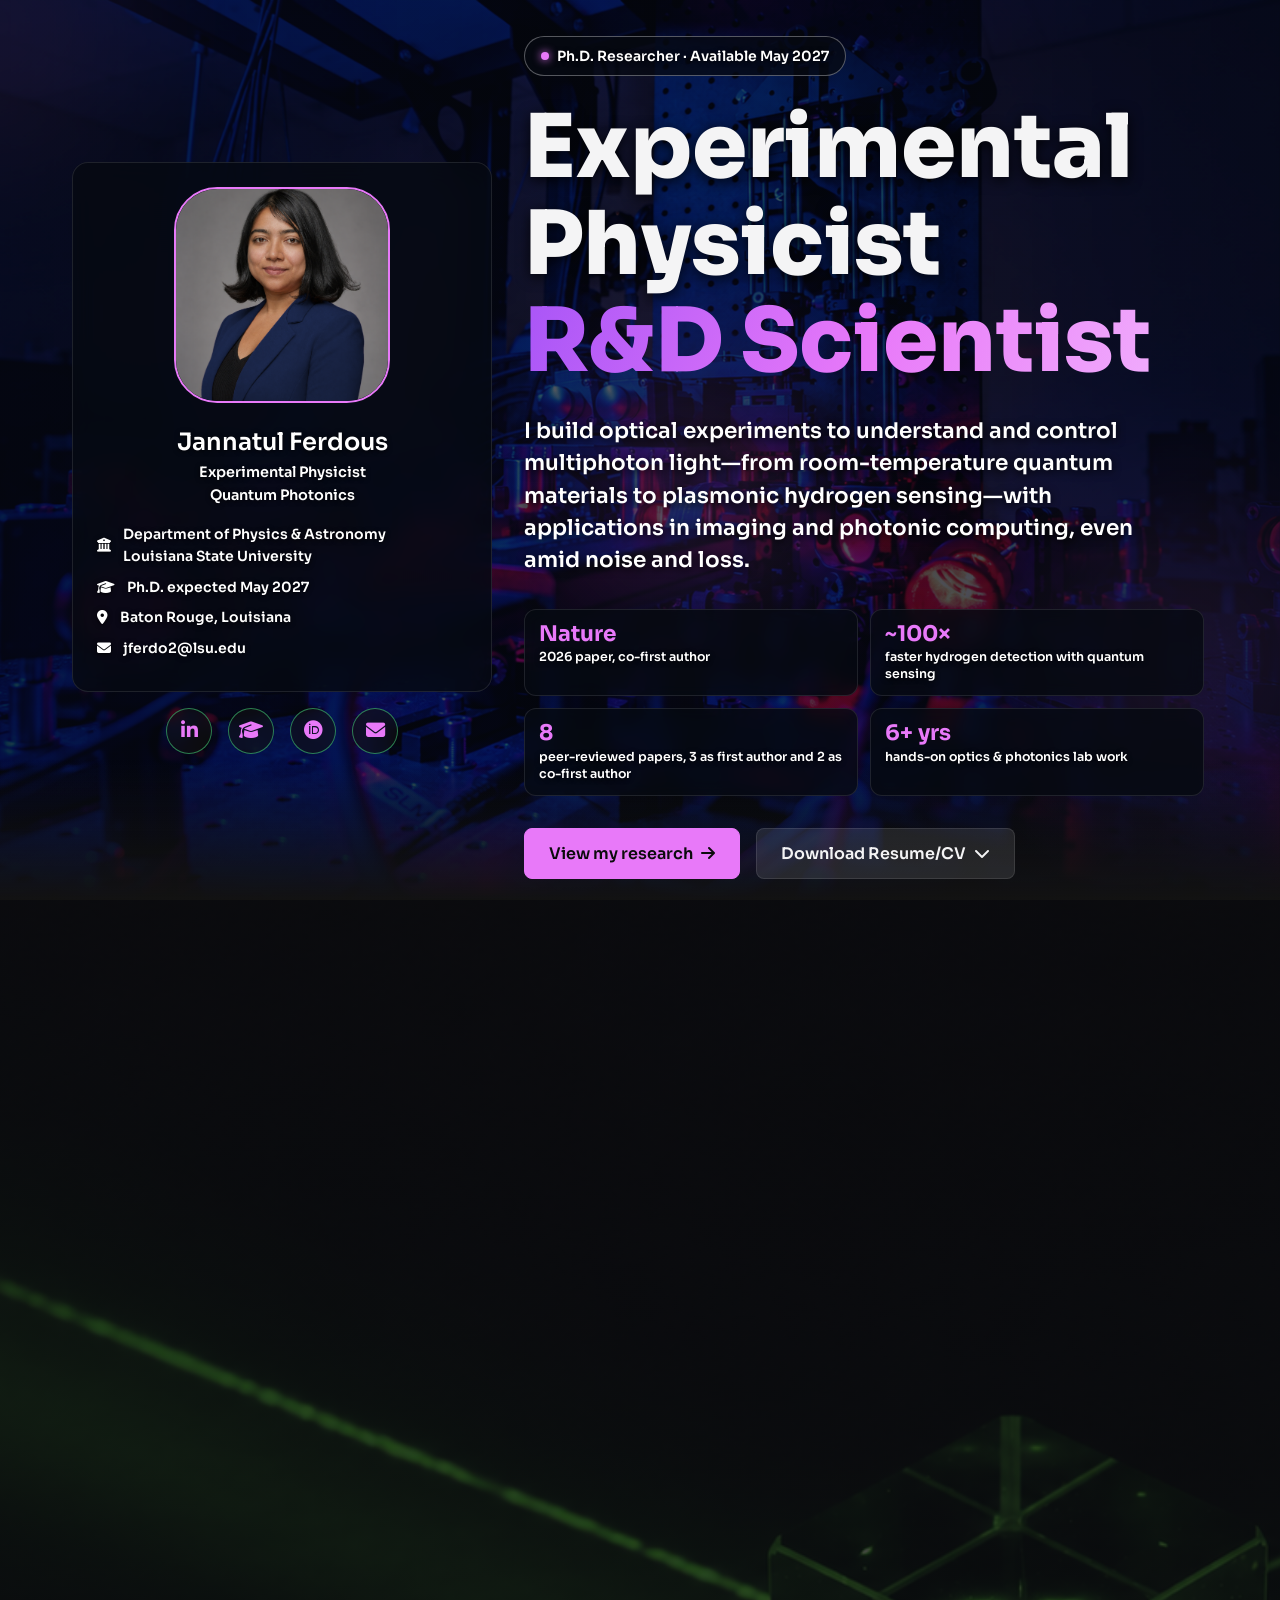
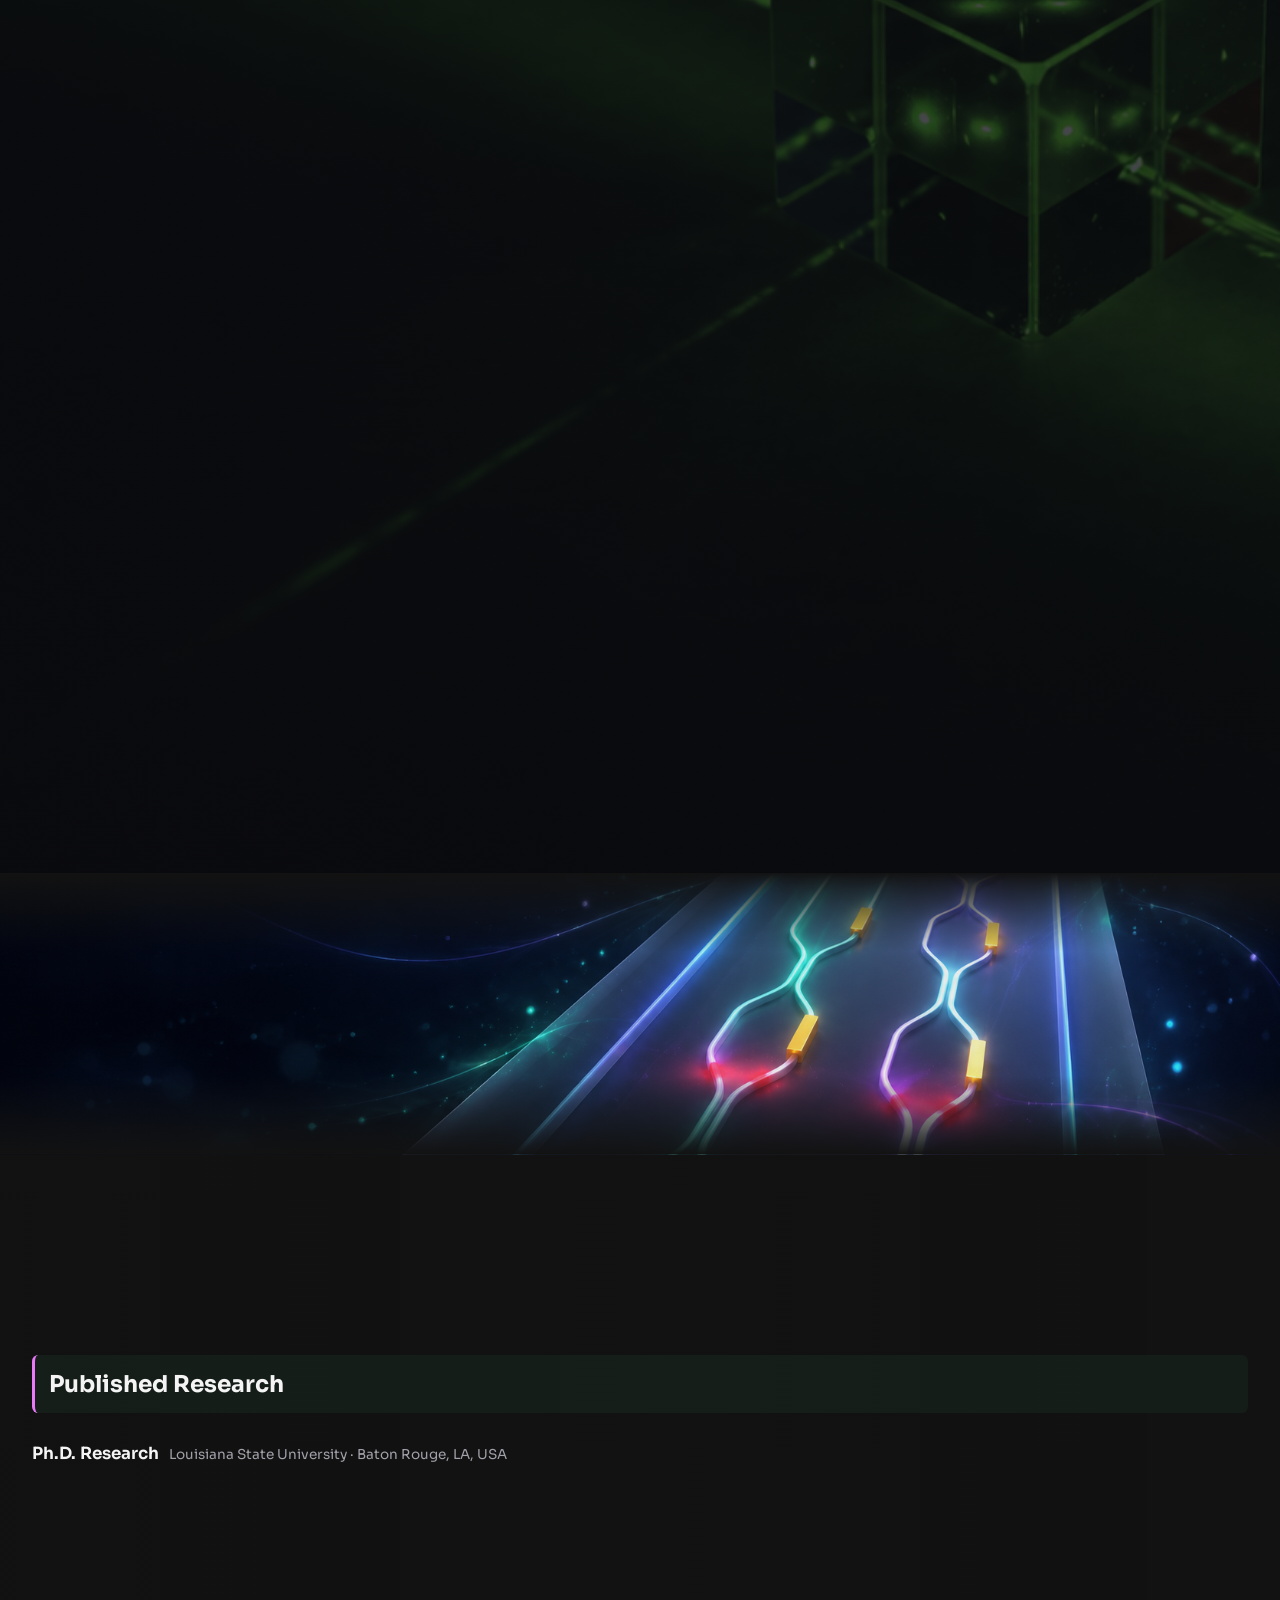
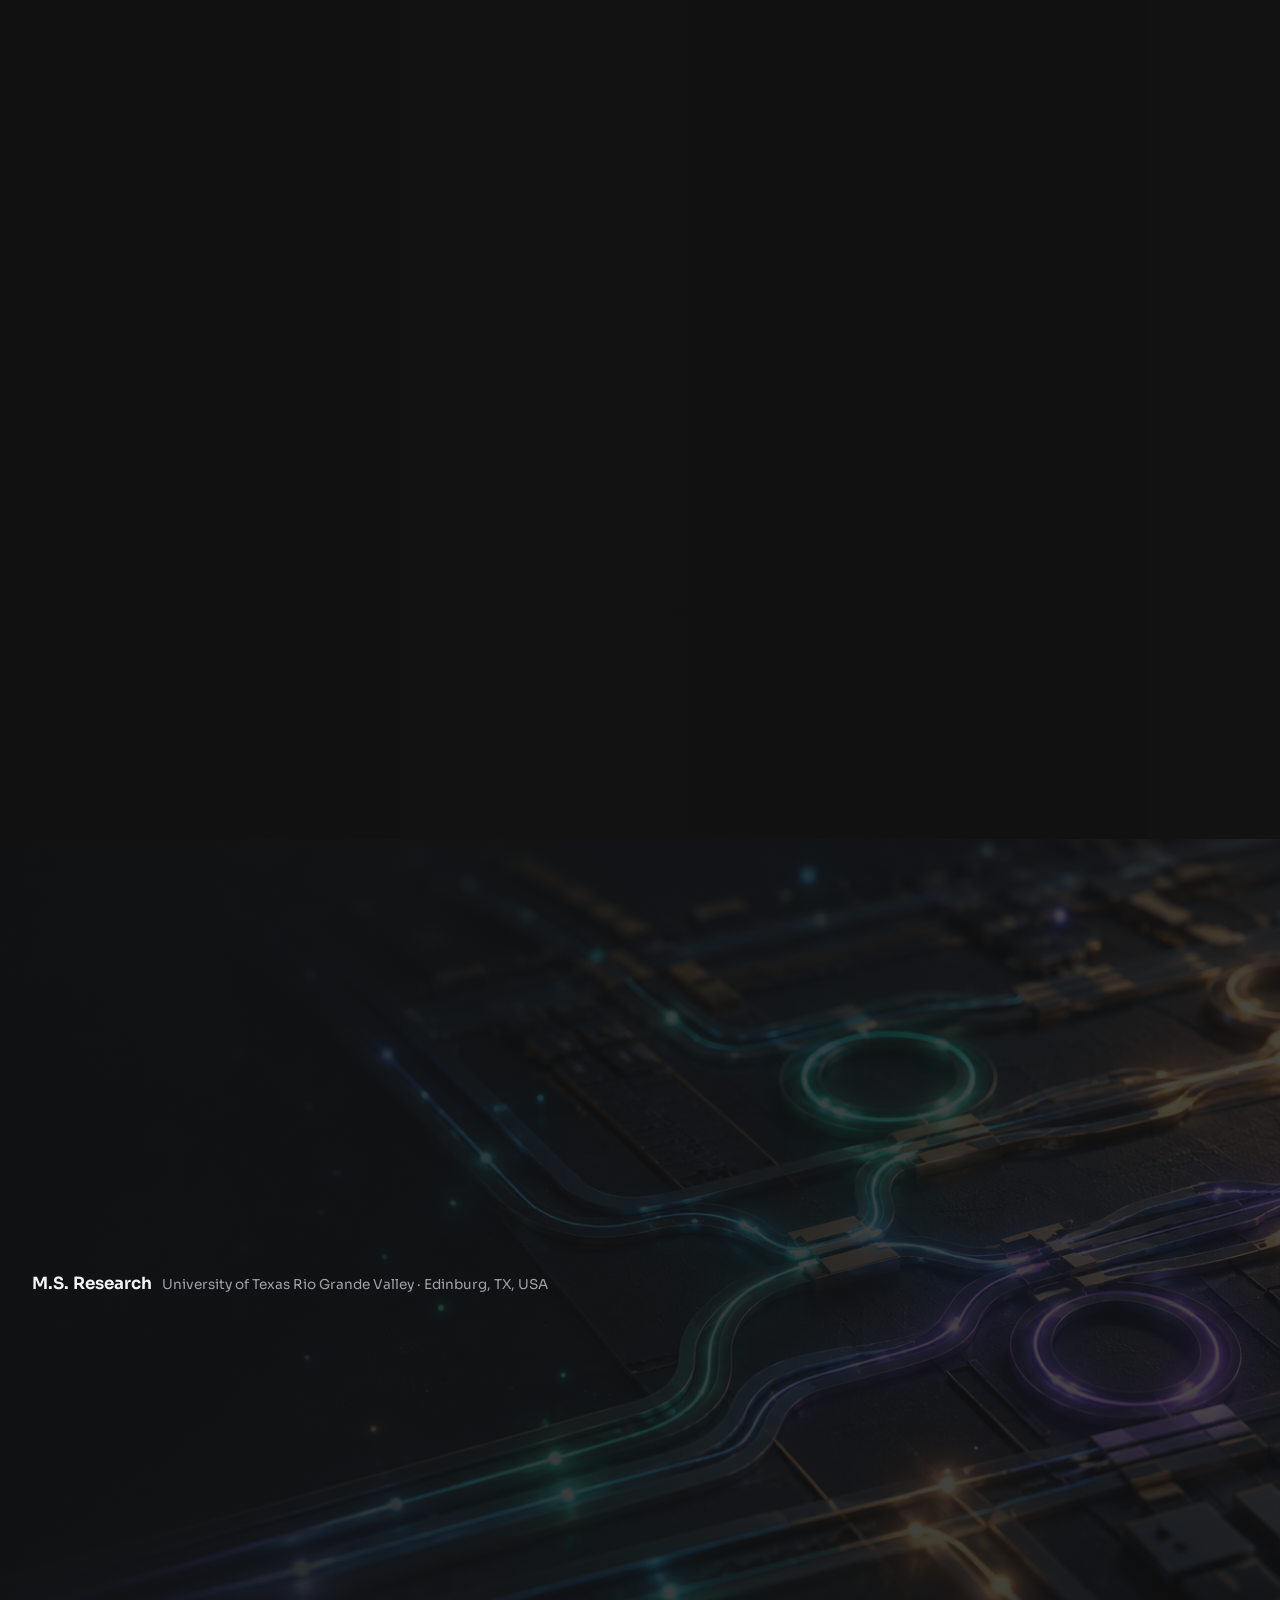
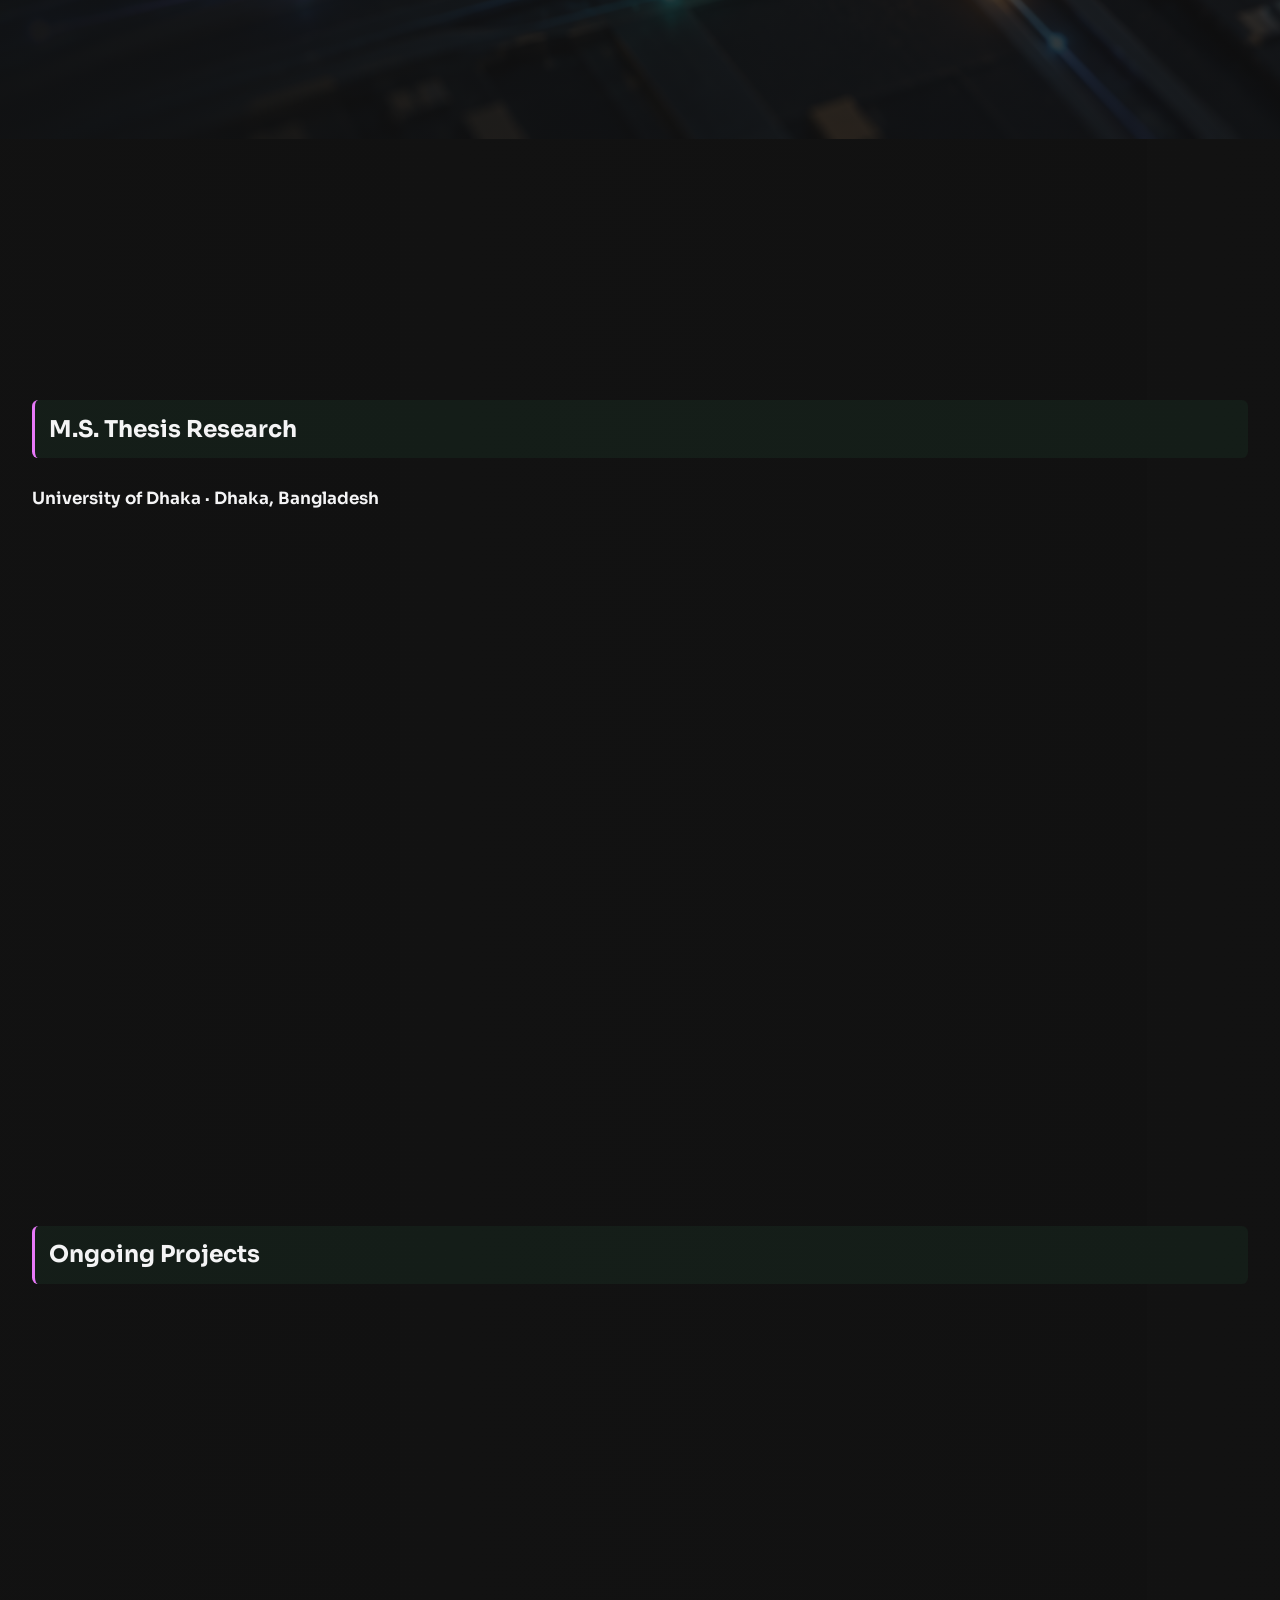
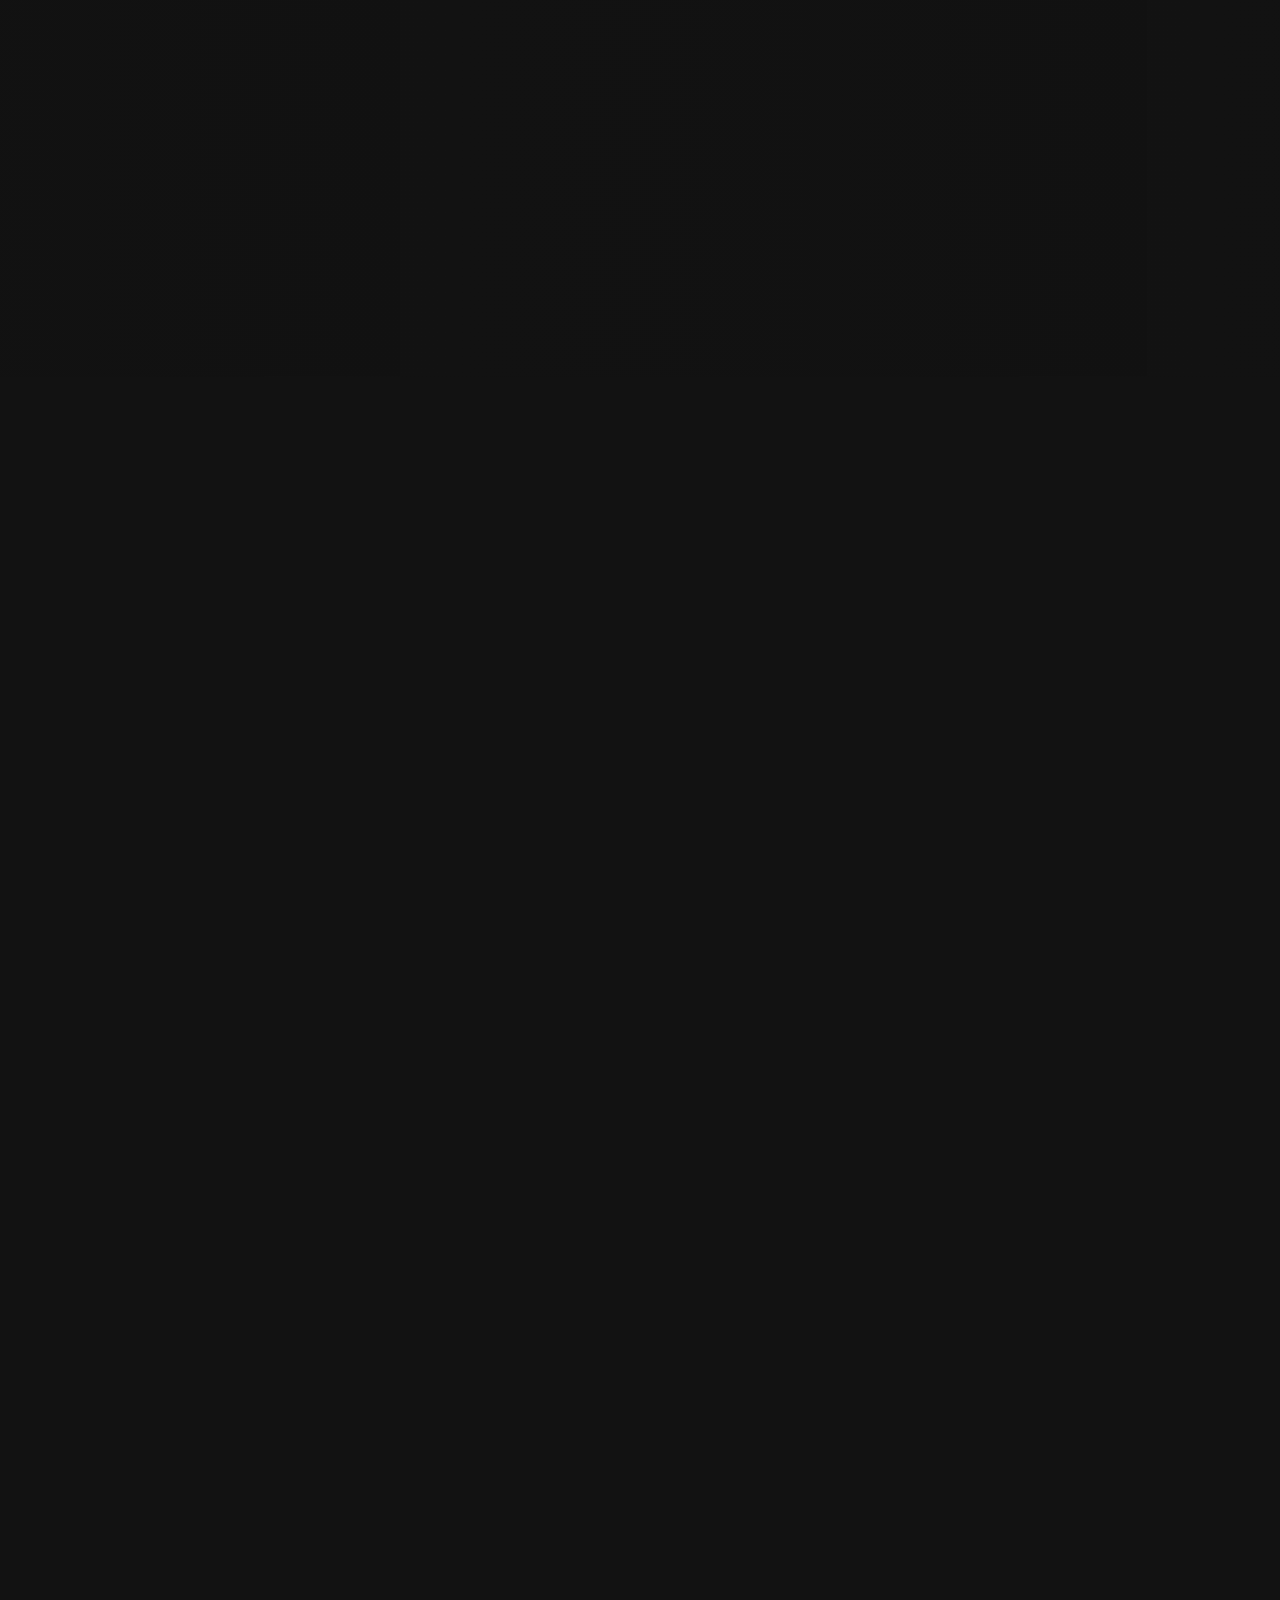
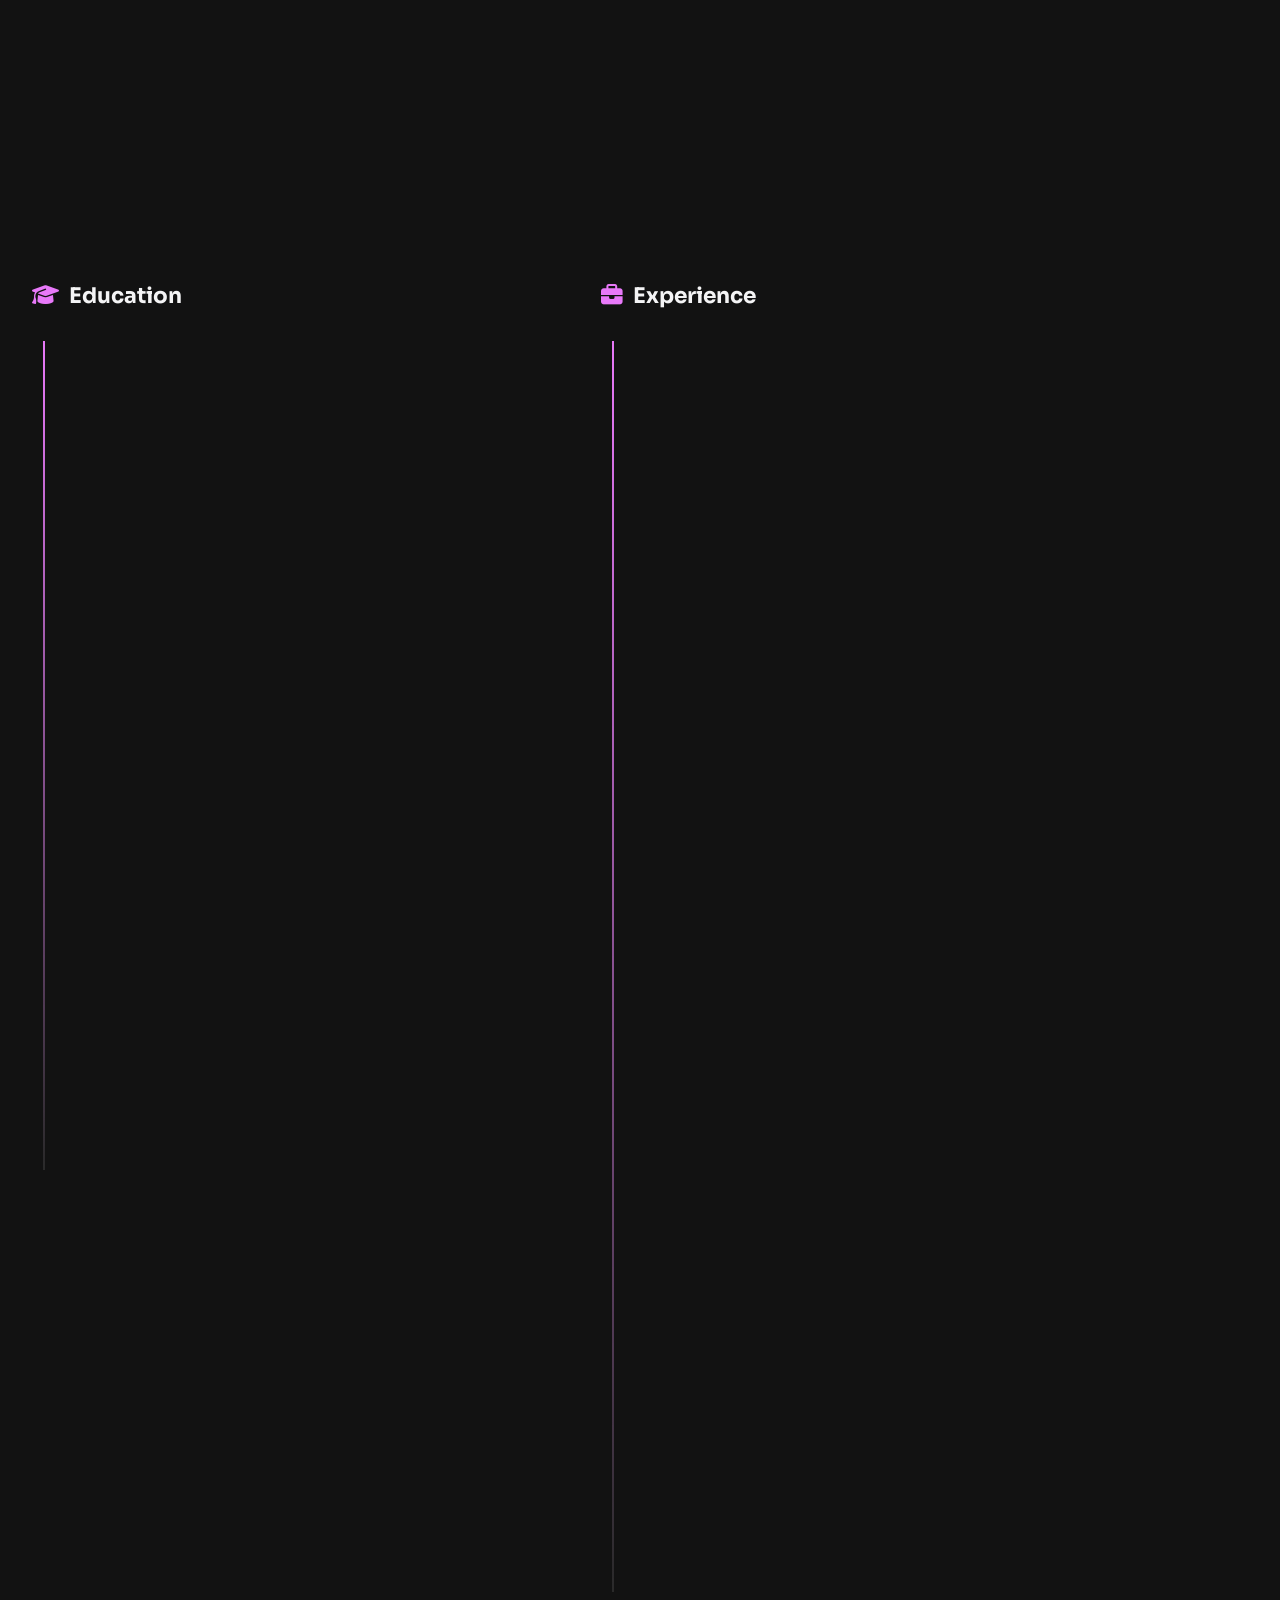
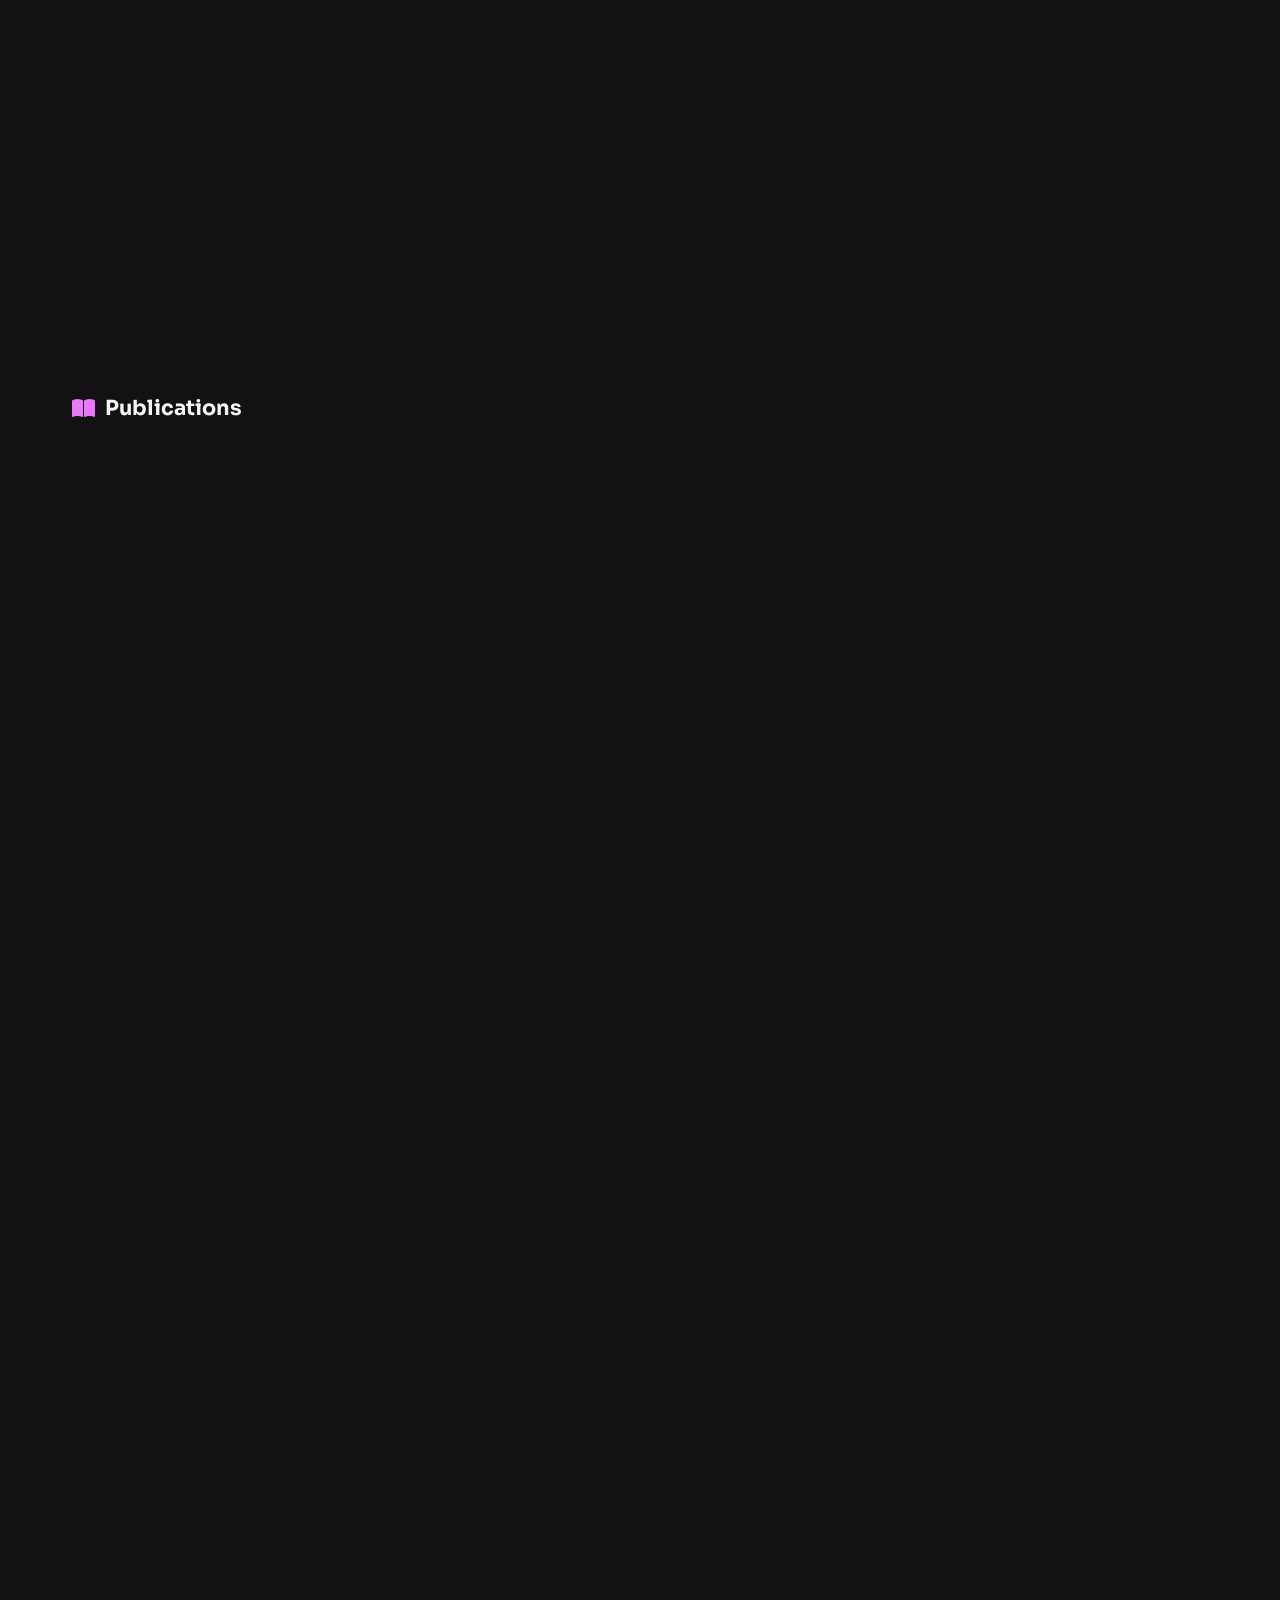
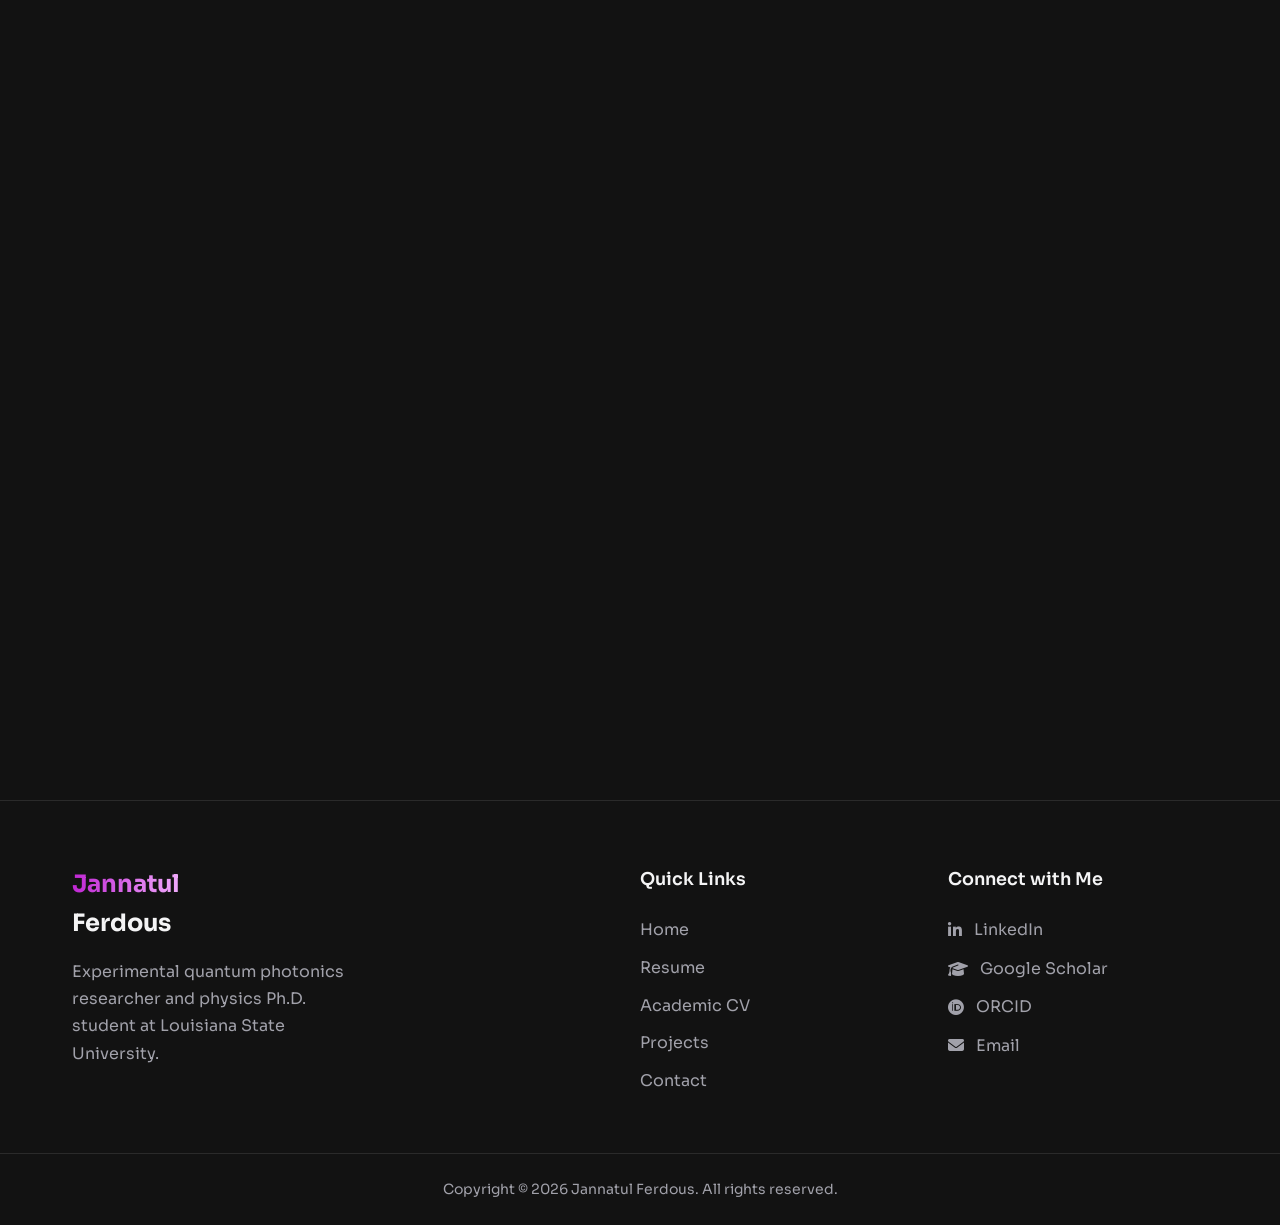
<file: index.html>
<!DOCTYPE html>
<html lang="en">

<head>
    <meta charset="UTF-8" />
    <meta name="viewport" content="width=device-width, initial-scale=1.0" />
    <meta name="description" content="Jannatul Ferdous is an experimental quantum photonics researcher at Louisiana State University who builds optical experiments for quantum sensing, imaging and plasmonics. Co-first author of a 2026 Nature paper." />
    <title>Jannatul Ferdous - Experimental Quantum Photonics Researcher</title>
    <link rel="canonical" href="https://jannatul-ferdous-rima.github.io/" />

    <!-- Open Graph / Facebook -->
    <meta property="og:type" content="website">
    <meta property="og:title" content="Jannatul Ferdous - Experimental Quantum Photonics Researcher">
    <meta property="og:description" content="Jannatul Ferdous is an experimental quantum photonics researcher at Louisiana State University who builds optical experiments for quantum sensing, imaging and plasmonics. Co-first author of a 2026 Nature paper.">
    <meta property="og:url" content="https://jannatul-ferdous-rima.github.io/">
    <meta property="og:image" content="https://jannatul-ferdous-rima.github.io/assets/Jannatul_Ferdous.png">

    <!-- Browser Tab Icon -->
    <link rel="icon" type="image/png" href="assets/Tab_Icon.png" />

    <!-- Google Fonts -->
    <link rel="preconnect" href="https://fonts.googleapis.com">
    <link rel="preconnect" href="https://fonts.gstatic.com" crossorigin>
    <link href="https://fonts.googleapis.com/css2?family=Sora:wght@400;500;600;700;800&display=swap" rel="stylesheet">

    <!-- Styles -->
    <link rel="stylesheet" href="static/css/base.css" />
    <link rel="stylesheet" href="static/css/header.css" />
    <link rel="stylesheet" href="static/css/hero.css" />
    <link rel="stylesheet" href="static/css/sections.css" />
    <link rel="stylesheet" href="static/css/about.css" />
    <link rel="stylesheet" href="static/css/skills.css" />
    <link rel="stylesheet" href="static/css/projects.css" />
    <link rel="stylesheet" href="static/css/experience.css" />
    <link rel="stylesheet" href="static/css/contact.css" />
    <link rel="stylesheet" href="static/css/animations.css" />
    <link rel="stylesheet" href="static/css/awards.css" />
    <link rel="stylesheet" href="static/css/footer.css" />
    <link rel="stylesheet" href="static/css/featured-projects.css" />
    <link rel="stylesheet" href="static/css/interactive-skills.css" />
    <link rel="stylesheet" href="static/css/tech-skills.css" />
    <link rel="stylesheet" href="static/css/education.css" />
    <link rel="stylesheet" href="static/css/publications.css" />
    <link rel="stylesheet" href="static/css/theme.css" />
    <link rel="stylesheet" href="https://cdnjs.cloudflare.com/ajax/libs/font-awesome/6.5.1/css/all.min.css">
</head>

<body class="home-page">
    <div class="scroll-progress-bar"></div>

    <header id="header-placeholder" class="main-header"></header>

    <main>
        <!-- ====================================================== -->
        <!-- Section 1: Hero -->
        <!-- ====================================================== -->
        <section id="home_page" class="hero-section">
            <div class="hero-background">
                <div class="shape shape-1"></div>
                <div class="shape shape-2"></div>
                <div class="shape shape-3"></div>
            </div>
            <div class="container hero-container">
                <!-- Profile Card -->
                <div class="profile-card-container animate-on-scroll">
                    <div class="profile-card glass-card">
                        <div class="profile-header">
                            <div class="avatar-wrapper">
                                <img src="assets/Jannatul_Ferdous.png" alt="Portrait of Jannatul Ferdous" class="avatar" />
                            </div>
                            <div class="profile-info">
                                <h2>Jannatul Ferdous</h2>
                                <p class="job-title">Experimental Physicist<br>Quantum Photonics</p>
                            </div>
                        </div>
                        <div class="profile-details">
                            <p><i class="fas fa-university"></i> Department of Physics &amp; Astronomy<br>Louisiana State University</p>
                            <p><i class="fas fa-graduation-cap"></i> Ph.D. expected May 2027</p>
                            <p><i class="fas fa-map-marker-alt"></i> Baton Rouge, Louisiana</p>
                            <p><i class="fas fa-envelope"></i> <a href="mailto:jferdo2@lsu.edu">jferdo2@lsu.edu</a></p>
                        </div>
                    </div>
                    <div class="social-links animate-on-scroll">
                        <a href="https://www.linkedin.com/in/jannatul-ferdous-139730117/" target="_blank" rel="noopener" aria-label="LinkedIn" title="LinkedIn"><i class="fab fa-linkedin-in"></i></a>
                        <a href="https://scholar.google.com/citations?user=54aQ7RgAAAAJ&amp;hl=en" target="_blank" rel="noopener" aria-label="Google Scholar" title="Google Scholar"><i class="fas fa-graduation-cap"></i></a>
                        <a href="https://orcid.org/0009-0000-1289-699X" target="_blank" rel="noopener" aria-label="ORCID" title="ORCID"><i class="fab fa-orcid"></i></a>
                        <a href="mailto:jferdo2@lsu.edu" aria-label="Email" title="Email"><i class="fas fa-envelope"></i></a>
                    </div>
                </div>

                <!-- Hero Text Content -->
                <div class="hero-text-content">
                    <div class="welcome-badge animate-on-scroll"><span class="badge-dot"></span> Ph.D. Researcher &middot; Available May 2027</div>
                    <h1 class="animate-on-scroll">
                        Experimental Physicist<br>
                        <span class="gradient-text">R&amp;D Scientist</span>
                    </h1>
                    <p class="hero-tagline animate-on-scroll">I build optical experiments to understand and control multiphoton light&mdash;from room-temperature quantum materials to plasmonic hydrogen sensing&mdash;with applications in imaging and photonic computing, even amid noise and loss.</p>

                    <!-- Proof strip: quick facts readable by anyone -->
                    <ul class="hero-stats animate-on-scroll">
                        <li><strong>Nature</strong><span>2026 paper, co-first author</span></li>
                        <li><strong>~100&times;</strong><span>faster hydrogen detection with quantum sensing</span></li>
                        <li><strong>8</strong><span>peer-reviewed papers, 3 as first author and 2 as co-first author</span></li>
                        <li><strong>6+ yrs</strong><span>hands-on optics &amp; photonics lab work</span></li>
                    </ul>

                    <div class="hero-buttons animate-on-scroll">
                        <a href="#projects" class="btn btn-primary">View my research <i class="fas fa-arrow-right"></i></a>
                        <details class="resume-menu resume-menu-action">
                            <summary class="btn btn-secondary">Download Resume/CV <i class="fas fa-chevron-down" aria-hidden="true"></i></summary>
                            <div class="resume-dropdown">
                                <a href="assets/docs/Jannatul_Ferdous_Resume.pdf" target="_blank" rel="noopener">Resume</a>
                                <a href="assets/docs/Jannatul_Ferdous_CV.pdf" target="_blank" rel="noopener">CV</a>
                            </div>
                        </details>
                    </div>
                </div>
            </div>
            <div class="scroll-down-indicator"></div>
        </section>

        <!-- ====================================================== -->
        <!-- Section 2: About Me -->
        <!-- ====================================================== -->
        <section id="about" class="content-section">
            <div class="container">
                <div class="section-header animate-on-scroll">
                    <h2 class="section-title">About Me</h2>
                    <div class="title-underline"></div>
                </div>
                <div class="about-grid">
                    <div class="about-image-wrapper animate-on-scroll">
                        <figure class="about-photo">
                            <img src="assets/about_me/lab_photo.jpg" alt="Jannatul Ferdous aligning optics on a laser table in the Quantum Photonics Laboratory">
                            <figcaption>At work on a multiphoton experiment in the Quantum Photonics Laboratory at LSU</figcaption>
                        </figure>
                        <figure class="about-photo">
                            <img src="assets/optica_conference.png" alt="Jannatul Ferdous presenting her research on the quantum van Cittert–Zernike theorem at an Optica conference" loading="lazy">
                            <figcaption>Presenting at an Optica conference in Puerto Vallarta, Mexico, November 2024</figcaption>
                        </figure>
                    </div>
                    <div class="about-text-content animate-on-scroll">
                        <p>I am an experimental physicist and PhD researcher at Louisiana State University's <a href="https://www.quantumphotonicslab.com/" target="_blank" rel="noopener">Quantum Photonics Group</a>, specializing in quantum photonics, plasmonics, optical materials, and quantum sensing. My research focuses on fundamental light&ndash;matter interactions and the experimental investigation of complex physical phenomena. I have experience designing, building, and optimizing advanced optical experiments, developing measurement approaches, and working with sophisticated photonic and quantum-optical systems.</p>
                        <p>Along the way, I have:</p>
                        <ul class="about-highlights">
                            <li>co-led the experiments behind <strong>quantum statistical plasmonic metacrystals</strong>, a
                                room-temperature material that filters light by its quantum statistics, published in
                                <em>Nature</em> (2026) and highlighted in <em>Nature</em> News &amp; Views;</li>
                            <li>built a <strong>quantum-enhanced plasmonic hydrogen sensor</strong> that detects hydrogen
                                <strong>~100&times; faster</strong> and with a <strong>~46&times; lower detection limit</strong> than the
                                classical measurement (first author, <em>Nature Communications</em>, accepted);</li>
                            <li>shown that multiphoton quantum coherence can <strong>emerge just by letting light propagate</strong>
                                (first author, <em>ACS Photonics</em>, 2024).</li>
                        </ul>
                        <p>In the lab I build, align, and characterize free-space and on-chip optical setups for quantum photonics experiments,
                            build photon-number-resolving detection with
                            SNSPDs and APDs, model nanostructures with FDTD and COMSOL, and automate data acquisition in LabVIEW and
                            Python. Before LSU, I built and measured 3D-printed acoustic waveguides for my M.S. at the University of
                            Texas Rio Grande Valley.</p>
                        <p>I'm looking for experimental R&amp;D roles starting in 2027 where optical system design, quantum
                            sensing and careful measurement can turn into new technology.</p>
                        <p>Outside the lab, I paint, garden and make crafts, and my favorite way to spend time these
                            days is with our daughter.</p>
                        <div class="info-box-wrapper glass-card">
                            <div class="info-box">
                                <div>
                                    <span class="info-label">Name</span>
                                    <p>Jannatul Ferdous</p>
                                </div>
                                <div>
                                    <span class="info-label">Email</span>
                                    <p><a href="mailto:jferdo2@lsu.edu">jferdo2@lsu.edu</a></p>
                                </div>
                                <div>
                                    <span class="info-label">Location</span>
                                    <p>Baton Rouge, LA</p>
                                </div>
                                <div>
                                    <span class="info-label">Availability</span>
                                    <p class="available-status">Full-time roles from May 2027</p>
                                </div>
                                <div>
                                    <span class="info-label">Work authorization</span>
                                    <p>U.S. Permanent Resident</p>
                                </div>
                            </div>
                            <details class="resume-menu resume-menu-action resume-menu-action--full">
                                <summary class="btn-download-resume">Download Resume/CV <i class="fas fa-chevron-down" aria-hidden="true"></i></summary>
                                <div class="resume-dropdown">
                                    <a href="assets/docs/Jannatul_Ferdous_Resume.pdf" target="_blank" rel="noopener">Resume</a>
                                    <a href="assets/docs/Jannatul_Ferdous_CV.pdf" target="_blank" rel="noopener">CV</a>
                                </div>
                            </details>
                        </div>
                    </div>
                </div>
            </div>
        </section>


        <!-- ====================================================== -->
        <!-- Section 3: Projects & Research -->
        <!-- ====================================================== -->
        <section id="projects" class="content-section">
            <div class="background-transition" aria-hidden="true"></div>
            <div class="container">
                <div class="section-header animate-on-scroll">
                    <div class="section-badge">A glimpse of my research</div>
                    <h2 class="section-title">Projects &amp; Research</h2>
                    <div class="title-underline"></div>
                </div>
                <h3 class="research-level-title">Published Research</h3>
                <h4 class="research-sublevel-title">Ph.D. Research <span>Louisiana State University &middot; Baton Rouge, LA, USA</span></h4>
                <div class="research-grid">
                    <a href="project.html#plasmonic-metacrystals" class="research-card glass-card animate-on-scroll">
                        <div class="research-card-media fit-contain">
                            <img src="assets/cards/p1_metacrystal.jpg" alt="Schematic of a plasmonic metacrystal that transmits or blocks multiphoton light depending on its quantum statistics" loading="lazy">
                        </div>
                        <div class="research-card-body">
                            <p class="research-card-category">Ph.D. Research &middot; Louisiana State University, USA</p>
                            <h3>A Material That Sorts Light by Its Quantum Statistics</h3>
                            <p class="research-card-hook">Gold nanoantenna arrays that let some kinds of multiphoton light through and block others, the way a semiconductor has allowed and forbidden energy bands.</p>
                            <p class="research-card-result"><i class="fas fa-star"></i> <em>Nature</em> 2026 &middot; co-first author</p>
                            <div class="research-card-tags"><span>Plasmonics</span><span>PNR detection</span><span>Lumerical FDTD</span><span>Confocal microscopy</span></div>
                            <span class="research-card-link">Read more <i class="fas fa-arrow-right"></i></span>
                        </div>
                    </a>
                    <a href="project.html#hydrogen-sensing" class="research-card glass-card animate-on-scroll">
                        <div class="research-card-media fit-contain">
                            <img src="assets/cards/p2_hydrogen_sensing.jpg" alt="Schematic of a plasmonic nanoslit sensor where multiparticle plasmons probe hydrogen" loading="lazy">
                        </div>
                        <div class="research-card-body">
                            <p class="research-card-category">Ph.D. Research &middot; Louisiana State University, USA</p>
                            <p class="research-card-status">First author &middot; Accepted &middot; <em>Nature Communications</em></p>
                            <h3>Detecting Hydrogen Faster With Quantum Light</h3>
                            <p class="research-card-hook">A palladium&ndash;gold plasmonic sensor read out by photon-number-resolving detectors, which spots hydrogen sooner and at lower concentration than a classical readout.</p>
                            <p class="research-card-result"><i class="fas fa-chart-line"></i> ~100&times; faster &middot; ~46&times; lower detection limit</p>
                            <div class="research-card-tags"><span>Quantum sensing</span><span>LabVIEW</span><span>Fisher information</span><span>Gas sensing</span></div>
                            <span class="research-card-link">Read more <i class="fas fa-arrow-right"></i></span>
                        </div>
                    </a>
                    <a href="project.html#multiphoton-coherence" class="research-card glass-card animate-on-scroll">
                        <div class="research-card-media fit-contain">
                            <img src="assets/cards/p4_multiphoton_coherence.jpg" alt="Diagram of thermal multiphoton light scattered by an optical grating and changing its photon statistics as it propagates" loading="lazy">
                        </div>
                        <div class="research-card-body">
                            <p class="research-card-category">Ph.D. Research &middot; Louisiana State University, USA</p>
                            <h3>Multiphoton Quantum Coherence in Propagating Light</h3>
                            <p class="research-card-hook">Showed that ordinary thermal light can develop nonclassical multiphoton properties simply by propagating through free space.</p>
                            <p class="research-card-result"><i class="fas fa-chart-line"></i> <em>ACS Photonics</em> 2024 &middot; first author</p>
                            <div class="research-card-tags"><span>State tomography</span><span>SNSPDs</span><span>MATLAB</span><span>Mathematica</span></div>
                            <span class="research-card-link">Read more <i class="fas fa-arrow-right"></i></span>
                        </div>
                    </a>
                    <a href="project.html#photonix-coherence" class="research-card glass-card animate-on-scroll">
                        <div class="research-card-media fit-contain">
                            <img src="assets/cards/p7_photonix_coherence.jpg" alt="Experimental multiphoton subsystems with different spatial structures and coherence properties, and the measurement setup" loading="lazy">
                        </div>
                        <div class="research-card-body">
                            <p class="research-card-category">Ph.D. Research &middot; Louisiana State University, USA</p>
                            <h3>Isolating Classical and Quantum Coherence in a Multiphoton System</h3>
                            <p class="research-card-hook">A classical pseudothermal field can host isolated multiphoton subsystems with distinct coherence properties, including quantum coherence in systems of up to 40 photons.</p>
                            <p class="research-card-result"><i class="fas fa-chart-line"></i> <em>PhotoniX</em> 2024 &middot; co-author</p>
                            <div class="research-card-tags"><span>Multiphoton coherence</span><span>Orbital angular momentum</span><span>Quantum optics</span></div>
                            <span class="research-card-link">Read more <i class="fas fa-arrow-right"></i></span>
                        </div>
                    </a>
                    <a href="project.html#quantum-reservoir" class="research-card glass-card animate-on-scroll">
                        <div class="research-card-media fit-contain">
                            <img src="assets/cards/p3_quantum_reservoir.jpg" alt="Diagram of a multiphoton quantum reservoir that uses photon number, orbital angular momentum and polarization" loading="lazy">
                        </div>
                        <div class="research-card-body">
                            <p class="research-card-category">Ph.D. Research &middot; Louisiana State University, USA</p>
                            <h3>Computing With Many Photons at Room Temperature</h3>
                            <p class="research-card-hook">Optical networks that encode information in photon number, twisted light (OAM) and polarization, and remain robust to noise and loss.</p>
                            <p class="research-card-result"><i class="fas fa-chart-line"></i> <em>Advanced Science</em> 2026 &middot; co-author</p>
                            <div class="research-card-tags"><span>SLM</span><span>OAM</span><span>APDs &amp; time tagger</span><span>Python</span></div>
                            <span class="research-card-link">Read more <i class="fas fa-arrow-right"></i></span>
                        </div>
                    </a>
                    <a href="project.html#quantum-imaging" class="research-card glass-card animate-on-scroll">
                        <div class="research-card-media fit-contain">
                            <img src="assets/cards/p5_quantum_imaging.jpg" alt="Single-pixel quantum camera using natural light, a digital micromirror device and photon-number-resolving detectors" loading="lazy">
                        </div>
                        <div class="research-card-body">
                            <p class="research-card-category">Ph.D. Research &middot; Louisiana State University, USA</p>
                            <h3>Quantum Imaging With Natural Light</h3>
                            <p class="research-card-hook">A single-pixel camera that pulls a clear image out of thermal light even when background noise hides the classical image.</p>
                            <p class="research-card-result"><i class="fas fa-chart-line"></i> <em>Applied Physics Reviews</em> 2025 &middot; co-author</p>
                            <div class="research-card-tags"><span>DMD</span><span>Compressive sensing</span><span>Raster scanning</span><span>PNR detection</span></div>
                            <span class="research-card-link">Read more <i class="fas fa-arrow-right"></i></span>
                        </div>
                    </a>
                </div>
                <h4 class="research-sublevel-title">M.S. Research <span>University of Texas Rio Grande Valley &middot; Edinburg, TX, USA</span></h4>
                <div class="research-grid">
                    <a href="project.html#acoustic-non-hermitian" class="research-card glass-card animate-on-scroll">
                        <div class="research-card-media fit-contain">
                            <img src="assets/cards/p6_acoustic_waveguide.jpg" alt="Band structure and mode profile of a 3D-printed acoustic waveguide of coupled resonators" loading="lazy">
                        </div>
                        <div class="research-card-body">
                            <p class="research-card-category">M.S. Research &middot; University of Texas Rio Grande Valley, USA</p>
                            <h3>Observation of Robust Zero-Energy Extended States</h3>
                            <p class="research-card-hook">A lossy acoustic waveguide hosts a bulk state that remains remarkably stable under structural disorder.</p>
                            <p class="research-card-result"><i class="fas fa-chart-line"></i> <em>Physical Review Applied</em> 19, L061002 (2023) &middot; first author</p>
                            <div class="research-card-tags"><span>Non-Hermitian physics</span><span>Acoustic waveguides</span><span>Disorder robustness</span></div>
                            <span class="research-card-link">Read more <i class="fas fa-arrow-right"></i></span>
                        </div>
                    </a>
                    <a href="project.html#acoustic-filter" class="research-card glass-card animate-on-scroll">
                        <div class="research-card-media fit-contain">
                            <img src="assets/figures/acoustic_filter_fig3.jpg" alt="Model of the lossy acoustic superlattice and its measured reflection spectrum" loading="lazy">
                        </div>
                        <div class="research-card-body">
                            <p class="research-card-category">M.S. Research &middot; University of Texas Rio Grande Valley, USA</p>
                            <h3>Tunable Non-Hermitian Acoustic Filter</h3>
                            <p class="research-card-hook">A 3D-printed acoustic superlattice uses engineered loss to selectively absorb or reflect chosen frequencies.</p>
                            <p class="research-card-result"><i class="fas fa-chart-line"></i> <em>Physical Review Applied</em> 16, 014012 (2021) &middot; co-first author</p>
                            <div class="research-card-tags"><span>COMSOL</span><span>3D printing</span><span>Acoustic measurements</span></div>
                            <span class="research-card-link">Read more <i class="fas fa-arrow-right"></i></span>
                        </div>
                    </a>
                </div>
                <h3 class="research-level-title">M.S. Thesis Research</h3>
                <h4 class="research-sublevel-title">University of Dhaka &middot; Dhaka, Bangladesh</h4>
                <div class="research-grid">
                    <a href="project.html#dhaka-ms-thesis" class="research-card glass-card animate-on-scroll">
                        <div class="research-card-media fit-contain">
                            <img src="assets/cards/dhaka_ms_thesis_cover.png" alt="Title page of Jannatul Ferdous's 2016 M.S. thesis from the University of Dhaka" loading="lazy">
                        </div>
                        <div class="research-card-body">
                            <p class="research-card-category">M.S. Thesis &middot; University of Dhaka &middot; Dhaka, Bangladesh</p>
                            <h3>Solving Nonlinear Schr&ouml;dinger Equations Using the Darboux Transformation Method</h3>
                            <p class="research-card-hook">Used Darboux transformations to construct solitonic and Peregrine-type solutions of nonlinear Schr&ouml;dinger equations.</p>
                            <p class="research-card-result"><i class="fas fa-chart-line"></i> Master of Science thesis &middot; 2016</p>
                            <div class="research-card-tags"><span>Darboux transformations</span><span>Lax pairs</span><span>Mathematica</span></div>
                            <span class="research-card-link">Read more <i class="fas fa-arrow-right"></i></span>
                        </div>
                    </a>
                </div>
                <h3 class="research-level-title ongoing-section-title">Ongoing Projects</h3>
                <div class="ongoing-projects-grid">
                    <article class="ongoing-project-card glass-card animate-on-scroll">
                        <p class="ongoing-project-role">Project Lead</p>
                        <h4>Quantum Reservoir Computing on a Plasmonic Platform</h4>
                        <p>Leading experimental development of a plasmonic quantum reservoir for multidimensional information processing. The project combines orbital-angular-momentum and polarization control, SLM-based spatial-mode manipulation, photon-number-resolving detection with avalanche photodiodes, time-tagged photon measurements, and optical-correlation analysis.</p>
                    </article>
                    <article class="ongoing-project-card glass-card animate-on-scroll">
                        <p class="ongoing-project-role">Contributing</p>
                        <h4>Plasmonic Biosensing</h4>
                        <p>An on-chip plasmonic biosensing platform is being developed to characterize the refractive-index-dependent optical response of gold-based structures. Under collimated illumination, angular reflectance is measured with a photodetector. Coupling to a plasmonic mode produces a resonant reflectance minimum; tracking this feature across media with different refractive indices provides the sensing readout.</p>
                    </article>
                    <article class="ongoing-project-card glass-card animate-on-scroll">
                        <p class="ongoing-project-role">Contributing</p>
                        <h4>Homodyne Phase Measurement</h4>
                        <p>This work presents a tomography method that combines homodyne interferometry with photon-number-resolving detection to measure the quantum phase of multiphoton systems. It reconstructs complementary photon-number and phase representations for systems containing up to 15 photons, establishes the number&ndash;phase uncertainty relation, and enables spatially resolved quantum-phase characterization.</p>
                    </article>
                    <article class="ongoing-project-card glass-card animate-on-scroll">
                        <p class="ongoing-project-role">Contributing</p>
                        <h4>Multiphoton Discrete Fractional Fourier Transform in a Waveguide Beam Splitter</h4>
                        <p>Characterizing a waveguide beam splitter embedded in a glass plate to investigate the experimental realization of the multiphoton discrete fractional Fourier transform.</p>
                    </article>
                </div>
                <div class="view-all-posts-container animate-on-scroll" style="margin-top: 3rem;">
                    <a href="project.html" class="btn btn-secondary">Explore research details <i class="fas fa-arrow-right"></i></a>
                </div>
            </div>
        </section>


        <!-- ====================================================== -->
        <!-- Section 4: Technical Skills -->
        <!-- ====================================================== -->
        <section id="skills" class="content-section">
            <div class="container">
                <div class="section-header animate-on-scroll">
                    <div class="section-badge">What I work with</div>
                    <h2 class="section-title">Technical Skills</h2>
                    <div class="title-underline"></div>
                    <p class="tech-legend"><span class="core">Hot purple</span> marks the techniques and tools I use most.</p>
                </div>
                <div class="tech-grid">
                    <div class="tech-card glass-card animate-on-scroll">
                        <div class="tech-card-head">
                            <i class="fas fa-atom"></i>
                            <h3>Quantum optical techniques</h3>
                        </div>
                        <p>Measuring and characterizing light at the level of single photons.</p>
                        <div class="tech-chips"><span class="core">Photon-number-resolving detection</span><span class="core">Quantum-state characterization</span><span>Quantum-state tomography</span><span class="core">Quantum sensing</span><span>Quantum imaging</span><span>Quantum metrology</span><span>Optical characterization of materials</span><span>Pseudo-thermal light generation &amp; characterization (g<sup>(2)</sup>(0) &asymp; 2)</span></div>
                    </div>
                    <div class="tech-card glass-card animate-on-scroll">
                        <div class="tech-card-head">
                            <i class="fas fa-lightbulb"></i>
                            <h3>Optical systems</h3>
                        </div>
                        <p>Designing, building and aligning free-space experiments.</p>
                        <div class="tech-chips"><span class="core">Free-space optics</span><span class="core">Optical system design</span><span>Interferometry</span><span>Confocal microscopy</span><span>Polarization control</span><span>OAM manipulation</span></div>
                    </div>
                    <div class="tech-card glass-card animate-on-scroll">
                        <div class="tech-card-head">
                            <i class="fas fa-microchip"></i>
                            <h3>Detectors &amp; instrumentation</h3>
                        </div>
                        <p>Hardware I set up, calibrate and synchronize.</p>
                        <div class="tech-chips"><span class="core">SNSPDs</span><span class="core">APDs</span><span class="core">Spatial light modulators (SLM)</span><span>Digital micromirror devices (DMD)</span><span>Lasers</span><span>Time taggers</span><span>Motorized stages</span><span>Data acquisition systems</span></div>
                    </div>
                    <div class="tech-card glass-card animate-on-scroll">
                        <div class="tech-card-head">
                            <i class="fas fa-border-all"></i>
                            <h3>Photonics &amp; modeling</h3>
                        </div>
                        <p>Nanostructures I work with and the tools I simulate them in.</p>
                        <div class="tech-chips"><span class="core">Plasmonics</span><span>Nanophotonics</span><span>Photonic waveguides</span><span>LSPR / SPR</span><span class="core">ANSYS Lumerical FDTD</span><span>COMSOL Multiphysics</span></div>
                    </div>
                    <div class="tech-card glass-card animate-on-scroll">
                        <div class="tech-card-head">
                            <i class="fas fa-code"></i>
                            <h3>Programming &amp; automation</h3>
                        </div>
                        <p>Running experiments and analyzing the data.</p>
                        <div class="tech-chips"><span class="core">Python</span><span class="core">LabVIEW</span><span>MATLAB</span><span>Mathematica</span><span>LaTeX</span></div>
                    </div>
                    <div class="tech-card glass-card animate-on-scroll">
                        <div class="tech-card-head">
                            <i class="fas fa-cube"></i>
                            <h3>Design &amp; fabrication</h3>
                        </div>
                        <p>Making the parts and samples an experiment needs.</p>
                        <div class="tech-chips"><span>Blender 3D modeling</span><span>3D printing</span><span>Hardware prototyping</span><span>FIB fabrication</span></div>
                    </div>
                </div>
            </div>
        </section>

        <!-- ====================================================== -->
        <!-- Section 5: Education & Experience (side by side on wide screens) -->
        <!-- ====================================================== -->
        <section id="background" class="content-section">
            <div class="container">
                <div class="section-header animate-on-scroll">
                    <div class="section-badge">Where I trained and worked</div>
                    <h2 class="section-title">Education &amp; Experience</h2>
                    <div class="title-underline"></div>
                </div>
                <div class="bg-columns">
                    <div id="education" class="bg-col">
                        <h3 class="bg-col-title"><i class="fas fa-graduation-cap"></i> Education</h3>
                        <div class="edu-timeline">
                            <div class="edu-item edu-item--current animate-on-scroll">
                                <div class="edu-dot"></div>
                                <div class="edu-card glass-card">
                                    <div class="edu-top">
                                        <h3>Ph.D. in Physics (Quantum Photonics)</h3>
                                        <span class="edu-years">2021 &ndash; May 2027 (expected)</span>
                                    </div>
                                    <p class="edu-school"><i class="fas fa-university"></i> Louisiana State University &middot; Baton Rouge, LA, USA</p>
                                    <p>Experimental quantum photonics and plasmonics in the Quantum Photonics Group of Dr. Omar S. Maga&ntilde;a-Loaiza.</p>
                                    <a class="edu-link" href="project.html#plasmonic-metacrystals">See my Ph.D. research <i class="fas fa-arrow-right"></i></a>
                                </div>
                            </div>
                            <div class="edu-item animate-on-scroll">
                                <div class="edu-dot"></div>
                                <div class="edu-card glass-card">
                                    <div class="edu-top">
                                        <h3>M.S. in Physics</h3>
                                        <span class="edu-years">2019 &ndash; 2021</span>
                                    </div>
                                    <p class="edu-school"><i class="fas fa-university"></i> University of Texas Rio Grande Valley &middot; Edinburg, TX, USA</p>
                                    <p>Research on non-Hermitian acoustic systems: two papers in <em>Physical Review Applied</em>.</p>
                                    <div class="edu-chips"><span>Presidential Graduate Research Assistantship Award, 2019</span></div>
                                    <a class="edu-link" href="project.html#acoustic-non-hermitian">See the M.S. research <i class="fas fa-arrow-right"></i></a>
                                </div>
                            </div>
                            <div class="edu-item animate-on-scroll">
                                <div class="edu-dot"></div>
                                <div class="edu-card glass-card">
                                    <div class="edu-top">
                                        <h3>M.S. in Physics</h3>
                                        <span class="edu-years">2016</span>
                                    </div>
                                    <p class="edu-school"><i class="fas fa-university"></i> University of Dhaka &middot; Dhaka, Bangladesh</p>
                                </div>
                            </div>
                            <div class="edu-item animate-on-scroll">
                                <div class="edu-dot"></div>
                                <div class="edu-card glass-card">
                                    <div class="edu-top">
                                        <h3>B.S. in Physics</h3>
                                        <span class="edu-years">2014</span>
                                    </div>
                                    <p class="edu-school"><i class="fas fa-university"></i> University of Dhaka &middot; Dhaka, Bangladesh</p>
                                </div>
                            </div>
                        </div>
                    </div>
                    <div id="experience" class="bg-col">
                        <h3 class="bg-col-title"><i class="fas fa-briefcase"></i> Experience</h3>
                        <div class="edu-timeline">
                            <div class="edu-item edu-item--current animate-on-scroll">
                                <div class="edu-dot"></div>
                                <div class="edu-card glass-card">
                                    <div class="edu-top">
                                        <h3>Graduate Research Assistant</h3>
                                        <span class="edu-years">2023 &ndash; present</span>
                                    </div>
                                    <p class="edu-school"><i class="fas fa-briefcase"></i> Quantum Photonics Group, Louisiana State University</p>
                                    <ul class="exp-list">
                                        <li>Designed and characterized room-temperature plasmonic metacrystals that control the quantum statistics of multiphoton light (co-first author, <em>Nature</em> 2026).</li>
                                        <li>Led the build and integration of a quantum-plasmonic hydrogen sensor: hydrogen calibration, LabVIEW-synchronized acquisition and photon-number-resolving detection, reaching ~100&times; faster detection (first author, <em>Nature Communications</em>, accepted).</li>
                                        <li>Co-authored published research on multiphoton quantum reservoirs for multidimensional information processing with OAM and polarization.</li>
                                        <li>Contributed to plasmonic biosensing, homodyne phase measurement and photonic-waveguide information processing projects.</li>
                                    </ul>
                                    <div class="exp-links"><a href="project.html#plasmonic-metacrystals">Metacrystals <i class="fas fa-arrow-right"></i></a><a href="project.html#hydrogen-sensing">Hydrogen sensing <i class="fas fa-arrow-right"></i></a><a href="project.html#quantum-reservoir">Quantum reservoirs <i class="fas fa-arrow-right"></i></a></div>
                                </div>
                            </div>
                            <div class="edu-item animate-on-scroll">
                                <div class="edu-dot"></div>
                                <div class="edu-card glass-card">
                                    <div class="edu-top">
                                        <h3>Graduate Teaching Assistant</h3>
                                        <span class="edu-years">2020 &ndash; 2023</span>
                                    </div>
                                    <p class="edu-school"><i class="fas fa-briefcase"></i> Louisiana State University (2021&ndash;2023) &middot; UT Rio Grande Valley (2020&ndash;2021)</p>
                                    <ul class="exp-list">
                                        <li>Taught undergraduate laboratories in experimental techniques, instrumentation, data analysis and simulation-based experiments.</li>
                                        <li>Delivered lectures, coursework and online laboratory instruction.</li>
                                    </ul>
                                </div>
                            </div>
                            <div class="edu-item animate-on-scroll">
                                <div class="edu-dot"></div>
                                <div class="edu-card glass-card">
                                    <div class="edu-top">
                                        <h3>Graduate Research Assistant</h3>
                                        <span class="edu-years">2019 &ndash; 2020</span>
                                    </div>
                                    <p class="edu-school"><i class="fas fa-briefcase"></i> University of Texas Rio Grande Valley</p>
                                    <ul class="exp-list">
                                        <li>Designed, 3D-printed and measured a tunable non-Hermitian acoustic filter, validating it against COMSOL simulations.</li>
                                        <li>Observed robust zero-energy extended states in a lossy acoustic waveguide through controlled-disorder and transmission measurements (first author, <em>Phys. Rev. Applied</em> 2023).</li>
                                    </ul>
                                    <div class="exp-links"><a href="project.html#acoustic-non-hermitian">M.S. research <i class="fas fa-arrow-right"></i></a></div>
                                </div>
                            </div>
                            <div class="edu-item animate-on-scroll">
                                <div class="edu-dot"></div>
                                <div class="edu-card glass-card">
                                    <div class="edu-top">
                                        <h3>High School Physics Teacher</h3>
                                        <span class="edu-years">2018 &ndash; 2019</span>
                                    </div>
                                    <p class="edu-school"><i class="fas fa-briefcase"></i> Cardiff International School, Dhaka, Bangladesh</p>
                                    <ul class="exp-list"><li>Taught theoretical and experimental physics to O-Level and A-Level students under the British curriculum.</li></ul>
                                </div>
                            </div>
                        </div>
                    </div>
                </div>
            </div>
        </section>

        <!-- ====================================================== -->
        <!-- Section 6: Publications, Talks & Awards -->
        <!-- ====================================================== -->
        <section id="publications" class="content-section">
            <div class="container">
                <div class="section-header animate-on-scroll">
                    <div class="section-badge">Papers, presentations and recognition</div>
                    <h2 class="section-title">Publications, Talks &amp; Awards</h2>
                    <div class="title-underline"></div>
                </div>

                <h3 class="pub-col-title"><i class="fas fa-book-open"></i> Publications</h3>
                <div class="pub-list">
                    <article class="pub-card glass-card animate-on-scroll">
                        <div class="pub-year">2026</div>
                        <div class="pub-body">
                            <div class="pub-tags"><span class="pub-badge pub-badge--pub">Published</span><span class="pub-role">Co-first author</span></div>
                            <h3>Quantum statistical plasmonic metacrystals</h3>
                            <p class="pub-authors">C. You, R. B. Dawkins, <strong>J. Ferdous</strong>, M. M. Hasan, A. Singh, Z. Zhuang, A. Wilberg, I. Baum, B. Bertoni, M. Hong &amp; O. S. Maga&ntilde;a-Loaiza</p>
                            <p class="pub-journal"><em>Nature</em>, 655, 885&ndash;891</p>
                            <div class="pub-links"><a href="https://doi.org/10.1038/s41586-026-10782-3" target="_blank" rel="noopener"><i class="fas fa-file-alt"></i> Paper</a><a href="https://www.nature.com/articles/d41586-026-02038-x" target="_blank" rel="noopener"><i class="fas fa-newspaper"></i> News &amp; Views</a><a href="https://phys.org/news/2026-07-physicists-room-temperature-quantum-material.html" target="_blank" rel="noopener"><i class="fas fa-newspaper"></i> Phys.org</a><a href="https://www.sciencedaily.com/releases/2026/08/260806050706.htm" target="_blank" rel="noopener"><i class="fas fa-newspaper"></i> ScienceDaily</a><a href="https://www.lsu.edu/science/news/2026/07/rt-quantum-material.php" target="_blank" rel="noopener"><i class="fas fa-newspaper"></i> LSU News</a><a href="project.html#plasmonic-metacrystals"><i class="fas fa-arrow-right"></i> Project summary</a></div>
                        </div>
                    </article>
                    <article class="pub-card glass-card animate-on-scroll">
                        <div class="pub-year">2026</div>
                        <div class="pub-body">
                            <div class="pub-tags"><span class="pub-badge pub-badge--review">Accepted</span><span class="pub-role">First author</span></div>
                            <h3>Scalable quantum sensing with robust multiparticle plasmonic systems</h3>
                            <p class="pub-authors"><strong>J. Ferdous</strong>, R. B. Dawkins, C. Bachar, M. Hong, Y. Mu, K. N. Alhassan, C. You, K. M. McPeak &amp; O. S. Maga&ntilde;a-Loaiza</p>
                            <p class="pub-journal"><em>Nature Communications</em></p>
                            <div class="pub-links"><a href="project.html#hydrogen-sensing"><i class="fas fa-arrow-right"></i> Project summary</a></div>
                        </div>
                    </article>
                    <article class="pub-card glass-card animate-on-scroll">
                        <div class="pub-year">2026</div>
                        <div class="pub-body">
                            <div class="pub-tags"><span class="pub-badge pub-badge--pub">Published</span><span class="pub-role">Co-author</span></div>
                            <h3>Multiphoton quantum reservoirs for robust multidimensional computing</h3>
                            <p class="pub-authors">M. Hong, M. A. Quiroz-Juarez, R. B. Dawkins, F. Mostafavi, <strong>J. Ferdous</strong>, A. Wilberg, B. M. Rodriguez-Lara, J. Woodring, C. You, R. de J. Le&oacute;n-Montiel &amp; O. S. Maga&ntilde;a-Loaiza</p>
                            <p class="pub-journal"><em>Advanced Science</em>, e77225</p>
                            <div class="pub-links"><a href="https://doi.org/10.1002/advs.77225" target="_blank" rel="noopener"><i class="fas fa-file-alt"></i> Paper</a><a href="project.html#quantum-reservoir"><i class="fas fa-arrow-right"></i> Project summary</a></div>
                        </div>
                    </article>
                    <article class="pub-card glass-card animate-on-scroll">
                        <div class="pub-year">2025</div>
                        <div class="pub-body">
                            <div class="pub-tags"><span class="pub-badge pub-badge--pub">Published</span><span class="pub-role">Co-author</span></div>
                            <h3>Multiphoton quantum imaging using natural light</h3>
                            <p class="pub-authors">F. Mostafavi, M. Hong, R. B. Dawkins, <strong>J. Ferdous</strong>, I. Baum, R.-B. Jin, R. de J. Le&oacute;n-Montiel, C. You &amp; O. S. Maga&ntilde;a-Loaiza</p>
                            <p class="pub-journal"><em>Applied Physics Reviews</em>, 12, 011424</p>
                            <div class="pub-links"><a href="https://doi.org/10.1063/5.0234062" target="_blank" rel="noopener"><i class="fas fa-file-alt"></i> Paper</a><a href="project.html#quantum-imaging"><i class="fas fa-arrow-right"></i> Project summary</a></div>
                        </div>
                    </article>
                    <article class="pub-card glass-card animate-on-scroll">
                        <div class="pub-year">2024</div>
                        <div class="pub-body">
                            <div class="pub-tags"><span class="pub-badge pub-badge--pub">Published</span><span class="pub-role">First author</span></div>
                            <h3>Emergence of multiphoton quantum coherence by light propagation</h3>
                            <p class="pub-authors"><strong>J. Ferdous</strong>, M. Hong, R. B. Dawkins, F. Mostafavi, A. Oktyabrskaya, C. You, R. de J. Le&oacute;n-Montiel &amp; O. S. Maga&ntilde;a-Loaiza</p>
                            <p class="pub-journal"><em>ACS Photonics</em>, 11, 3197&ndash;3204</p>
                            <div class="pub-links"><a href="https://doi.org/10.1021/acsphotonics.4c00558" target="_blank" rel="noopener"><i class="fas fa-file-alt"></i> Paper</a><a href="project.html#multiphoton-coherence"><i class="fas fa-arrow-right"></i> Project summary</a></div>
                        </div>
                    </article>
                    <article class="pub-card glass-card animate-on-scroll">
                        <div class="pub-year">2024</div>
                        <div class="pub-body">
                            <div class="pub-tags"><span class="pub-badge pub-badge--pub">Published</span><span class="pub-role">Co-author</span></div>
                            <h3>Isolating the classical and quantum coherence of a multiphoton system</h3>
                            <p class="pub-authors">C. You, M. Hong, F. Mostafavi, <strong>J. Ferdous</strong>, R. de J. Le&oacute;n-Montiel, R. B. Dawkins &amp; O. S. Maga&ntilde;a-Loaiza</p>
                            <p class="pub-journal"><em>PhotoniX</em>, 5, 39</p>
                            <div class="pub-links"><a href="https://doi.org/10.1186/s43074-024-00153-4" target="_blank" rel="noopener"><i class="fas fa-file-alt"></i> Paper</a><a href="project.html#photonix-coherence"><i class="fas fa-arrow-right"></i> Project summary</a></div>
                        </div>
                    </article>
                    <article class="pub-card glass-card animate-on-scroll">
                        <div class="pub-year">2023</div>
                        <div class="pub-body">
                            <div class="pub-tags"><span class="pub-badge pub-badge--pub">Published</span><span class="pub-role">First author</span></div>
                            <h3>Observation of robust zero-energy extended states</h3>
                            <p class="pub-authors"><strong>J. Ferdous</strong>, C. Yuce, A. Al&ugrave; &amp; H. Ramezani</p>
                            <p class="pub-journal"><em>Physical Review Applied</em>, 19, L061002</p>
                            <div class="pub-links"><a href="https://doi.org/10.1103/PhysRevApplied.19.L061002" target="_blank" rel="noopener"><i class="fas fa-file-alt"></i> Paper</a><a href="project.html#acoustic-non-hermitian"><i class="fas fa-arrow-right"></i> Project summary</a></div>
                        </div>
                    </article>
                    <article class="pub-card glass-card animate-on-scroll">
                        <div class="pub-year">2021</div>
                        <div class="pub-body">
                            <div class="pub-tags"><span class="pub-badge pub-badge--pub">Published</span><span class="pub-role">Co-first author</span></div>
                            <h3>Tunable non-Hermitian acoustic filter</h3>
                            <p class="pub-authors">S. Puri, <strong>J. Ferdous</strong>, A. Shakeri, A. Basiri, M. Dubois &amp; H. Ramezani</p>
                            <p class="pub-journal"><em>Physical Review Applied</em>, 16, 014012</p>
                            <div class="pub-links"><a href="https://doi.org/10.1103/PhysRevApplied.16.014012" target="_blank" rel="noopener"><i class="fas fa-file-alt"></i> Paper</a><a href="project.html#acoustic-non-hermitian"><i class="fas fa-arrow-right"></i> Project summary</a></div>
                        </div>
                    </article>
                </div>
                <p class="pub-scholar animate-on-scroll"><a href="https://scholar.google.com/citations?user=54aQ7RgAAAAJ&amp;hl=en" target="_blank" rel="noopener"><i class="fas fa-graduation-cap"></i> All publications on Google Scholar</a></p>

                <div class="pub-columns">
                    <div class="glass-card pub-panel animate-on-scroll">
                        <h3 class="pub-col-title"><i class="fas fa-microphone"></i> Talks &amp; posters</h3>
                        <div class="talk-group">
                            <h4>Plasmonic metacrystals for quantum control</h4>
                            <ul class="talk-list"><li><span class="talk-type talk-type--oral">Oral</span><span class="talk-event">Frontiers in Optics + Laser Science (FiO+LS) 2026<small>Rochester, NY &middot; 2026 &middot; conference paper to be published</small></span></li></ul>
                        </div>
                        <div class="talk-group">
                            <h4>Robust multiparticle quantum plasmonics for gas sensing</h4>
                            <ul class="talk-list"><li><span class="talk-type talk-type--poster">Poster</span><span class="talk-event">Frontiers in Optics + Laser Science (FiO+LS) 2026<small>Rochester, NY &middot; 2026 &middot; conference paper to be published</small></span></li></ul>
                        </div>
                        <div class="talk-group">
                            <h4><a href="https://ieeexplore.ieee.org/abstract/document/11151427" target="_blank" rel="noopener">Nonclassical multiphoton plasmonic sensing</a></h4>
                            <ul class="talk-list"><li><span class="talk-type talk-type--oral">Oral</span><span class="talk-event">IEEE Research and Applications of Photonics in Defense (RAPID)<small>2025</small></span></li></ul>
                        </div>
                        <div class="talk-group">
                            <h4><a href="https://opg.optica.org/abstract.cfm?uri=LAOP-2024-M3B.4" target="_blank" rel="noopener">Observation of the van Cittert&ndash;Zernike modification of quantum coherence</a></h4>
                            <ul class="talk-list"><li><span class="talk-type talk-type--oral">Oral</span><span class="talk-event">Latin America Optics &amp; Photonics Conference (LAOP)<small>2024</small></span></li></ul>
                        </div>
                        <div class="talk-group">
                            <h4>Quantum photonic technologies based on natural light</h4>
                            <ul class="talk-list"><li><span class="talk-type talk-type--oral">Oral</span><span class="talk-event">LSU Institute for Energy Innovation<small>2024</small></span></li></ul>
                        </div>
                        <div class="talk-group">
                            <h4>Inducing quantum coherence by light propagation</h4>
                            <ul class="talk-list"><li><span class="talk-type talk-type--oral">Oral</span><span class="talk-event">LSU Graduate Research Conference<small>2023</small></span></li></ul>
                        </div>
                    </div>
                    <div class="glass-card pub-panel animate-on-scroll">
                        <h3 class="pub-col-title"><i class="fas fa-trophy"></i> Awards</h3>
                        <ul class="award-list"><li><i class="fas fa-award"></i><div><strong>Presidential Graduate Research Assistantship Award</strong><small>University of Texas Rio Grande Valley &middot; 2019</small></div></li></ul>
                        <h3 class="pub-col-title pub-col-title--spaced"><i class="fas fa-user-check"></i> Peer review</h3>
                        <ul class="award-list"><li><i class="fas fa-file-signature"></i><div><strong>Journal referee</strong><small>Physical Review A &middot; Quantum Science and Technology &middot; Journal of the Optical Society of America B &middot; Europhysics Letters</small></div></li></ul>
                        <h3 class="pub-col-title pub-col-title--spaced"><i class="fas fa-users"></i> Leadership &amp; service</h3>
                        <ul class="award-list"><li><i class="fas fa-globe-americas"></i><div><strong>International Student Liaison</strong><small>Department of Physics &amp; Astronomy, LSU &middot; 2022&ndash;2023</small></div></li><li><i class="fas fa-camera"></i><div><strong>Media Coordinator</strong><small>Bangladesh Students Association, LSU &middot; 2025&ndash;2026</small></div></li></ul>
                    </div>
                </div>
            </div>
        </section>

        <!-- ====================================================== -->
        <!-- Section 7: Contact -->
        <!-- ====================================================== -->
        <section id="contact" class="content-section">
            <div class="container">
                <div class="section-header animate-on-scroll">
                    <div class="section-badge">Let's work together</div>
                    <h2 class="section-title">Get In Touch</h2>
                    <div class="title-underline"></div>
                </div>
                <div class="contact-grid">
                    <div class="contact-info-wrapper glass-card animate-on-scroll">
                        <h3>Contact Information</h3>
                        <div class="contact-item">
                            <i class="fas fa-envelope"></i>
                            <div>
                                <span>Email</span>
                                <a href="mailto:jferdo2@lsu.edu">jferdo2@lsu.edu</a>
                            </div>
                        </div>
                        <div class="contact-item">
                            <i class="fab fa-linkedin"></i>
                            <div>
                                <span>LinkedIn</span>
                                <a href="https://www.linkedin.com/in/jannatul-ferdous-139730117/" target="_blank" rel="noopener">linkedin.com/in/jannatul-ferdous-139730117</a>
                            </div>
                        </div>
                        <div class="contact-item">
                            <i class="fas fa-graduation-cap"></i>
                            <div>
                                <span>Google Scholar</span>
                                <a href="https://scholar.google.com/citations?user=54aQ7RgAAAAJ&amp;hl=en" target="_blank" rel="noopener">scholar.google.com</a>
                            </div>
                        </div>
                        <div class="contact-item">
                            <i class="fab fa-orcid"></i>
                            <div>
                                <span>ORCID</span>
                                <a href="https://orcid.org/0009-0000-1289-699X" target="_blank" rel="noopener">0009-0000-1289-699X</a>
                            </div>
                        </div>
                        <h3 class="status-title">Current Status</h3>
                        <div class="contact-status">
                            <span class="green-dot"></span>
                            Open to experimental R&amp;D roles from May 2027
                        </div>
                    </div>
                </div>
            </div>
        </section>
    </main>
    <footer id="footer-placeholder" class="main-footer"></footer>

    <script src="static/js/scripts.js"></script>
    <!-- Shared header and footer -->
    <script src="static/js/load-components.js"></script>
</body>

</html>
</file>
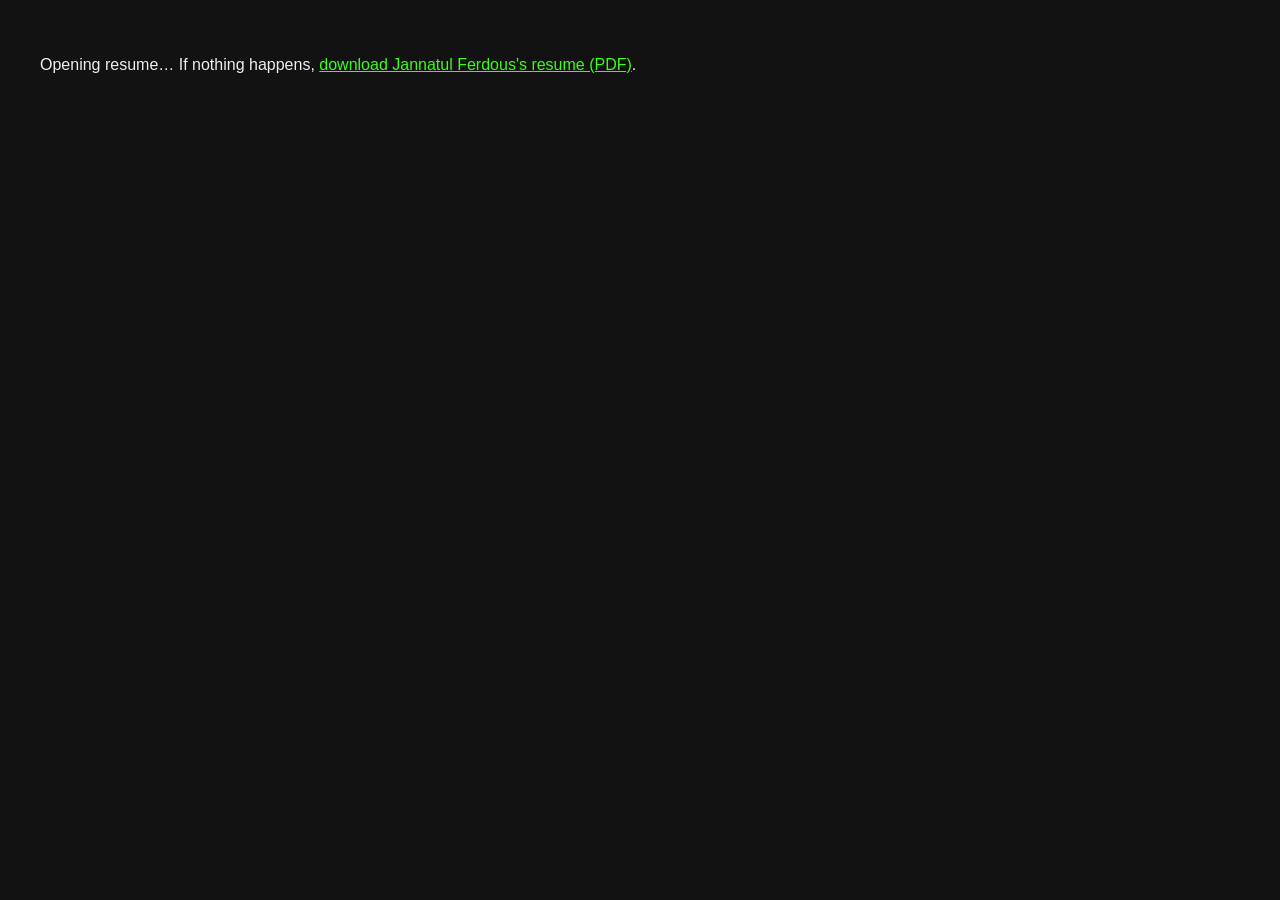
<file: download-resume.html>
<!DOCTYPE html>
<html lang="en">
<head>
    <meta charset="UTF-8" />
    <meta name="viewport" content="width=device-width, initial-scale=1.0" />
    <title>Resume | Jannatul Ferdous</title>
    <meta name="robots" content="noindex" />
    <meta http-equiv="refresh" content="0; url=assets/docs/Jannatul_Ferdous_Resume.pdf" />
    <link rel="canonical" href="https://jannatul-ferdous-rima.github.io/assets/docs/Jannatul_Ferdous_Resume.pdf" />
</head>
<body style="background:#121212;color:#eee;font-family:sans-serif;padding:2rem">
    <p>Opening resume&hellip; If nothing happens, <a style="color:#39FF14" href="assets/docs/Jannatul_Ferdous_Resume.pdf">download Jannatul Ferdous's resume (PDF)</a>.</p>
</body>
</html>
</file>
<file: static/css/base.css>
/* ====================================================== */
/* --- BIẾN MÀU VÀ THIẾT LẬP CHUNG --- */
/* ====================================================== */
:root {
    /* Bảng màu mới */
    --bg-dark: #121212;
    --bg-card: rgba(28, 28, 31, 0.6);
    --border-color: rgba(255, 255, 255, 0.1);
    --text-primary: #f4f4f5;
    --text-secondary: #a1a1aa;
    --gradient-purple: #c084fc;
    --gradient-pink: #f472b6;
    --gradient-green: #4ade80;
    --gradient-yellow: #facc15;
    --resume-button-bg: var(--gradient-green);
}


* {
    margin: 0;
    padding: 0;
    box-sizing: border-box;
}

html {
    scroll-behavior: smooth;
}

body {
    background-color: var(--bg-dark);
    color: var(--text-primary);
    /* Font mới */
    font-family: 'Sora', sans-serif;
    line-height: 1.6;
    overflow-x: hidden;
}

a {
    color: var(--text-primary);
    text-decoration: none;
    transition: color 0.3s ease;
}

a:hover {
    color: var(--gradient-green);
}

.container {
    max-width: 1200px;
    margin: 0 auto;
    padding: 0 2rem;
}

/* Helper class cho hiệu ứng kính mờ */
.glass-card {
    background: var(--bg-card);
    backdrop-filter: blur(12px);
    -webkit-backdrop-filter: blur(12px);
    border: 1px solid var(--border-color);
    border-radius: 1rem;
    padding: 1.5rem;
    transition: transform 0.3s ease, box-shadow 0.3s ease;
}

.glass-card:hover {
    transform: translateY(-5px);
    box-shadow: 0 8px 30px rgba(0, 0, 0, 0.2);
}
</file>
<file: static/css/header.css>
/* ====================================================== */
/* --- PROGRESS BAR & HEADER --- */
/* ====================================================== */
.scroll-progress-bar {
    position: fixed;
    top: 0;
    left: 0;
    height: 4px;
    /* background: linear-gradient(to right, var(--gradient-purple), var(--gradient-pink)); */
    background: linear-gradient(to right, #009000, #39FF14);
    width: 0%;
    z-index: 1000;
    transition: width 0.1s linear;
}

.main-header {
    position: fixed;
    top: 1.5rem;
    left: 50%;
    z-index: 999;

    width: 90%;
    max-width: 1400px;

    background: rgba(24, 24, 27, 0.8);
    backdrop-filter: blur(10px);
    border: 1px solid var(--border-color);
    border-radius: 9999px;
    padding: 0.75rem 2rem;
    display: flex;
    align-items: center;

    /* === ALIGN DISTANCE === */
    justify-content: space-between;
    /* Use space-between to separate the Logo and Nav on both sides */

    gap: 1rem;
    opacity: 0;
    transform: translate(-50%, -100px);
    transition: opacity 0.5s ease-out, transform 0.5s ease-out;
}

/* === CHANGE LOGO TO NEW DESIGN === */
.logo {
    font-weight: bold;
    font-size: 1.25rem;
    color: var(--gradient-green);
    /* Gradient color transfer to part of the name */
    background: linear-gradient(to right, #0BDA51, var(--gradient-green));
    -webkit-background-clip: text;
    -webkit-text-fill-color: transparent;
}


/* === ADD THIS BLOCK === */
.header-logo-group {
    display: flex;
    align-items: center;
    gap: 1.5rem;
}

.header-navigation {
    display: flex;
    align-items: center;
    gap: 1.5rem;
}



@keyframes pulse-star {
    0%, 100% { transform: scale(1); opacity: 1; }
    50% { transform: scale(1.2); opacity: 0.8; }
}

/* Other styles for .main-nav, .resume-button... remain the same */


.main-header.visible {
    opacity: 1;
    transform: translateX(-50%);
}

.logo {
    font-weight: bold;
    font-size: 1.25rem;    /* font size for the name in the header */
    text-decoration: none;
    color: var(--text-primary);
}

.logo span {
    background: linear-gradient(to right, #009000, #39FF14);
    padding: 0.5rem 1rem;
    -webkit-background-clip: text;
    -webkit-text-fill-color: transparent;
}

.main-nav {
    position: relative;
}

.main-nav a {
    position: relative;
    z-index: 1;
    /* Make sure the link is always on the indicator */
    padding: 0.5rem 1rem;
    color: var(--text-secondary);
    text-decoration: none;
    font-size: 0.9rem;
    transition: color 0.3s;
}

.main-nav a:hover {
    color: var(--gradient-green);
}

.main-nav a.is-active {
    /* Add a class to highlight text when active */
    color: var(--text-primary);
}

/* Style for active line to move */
.nav-indicator {
    position: absolute;
    bottom: 0;
    left: 0;
    /* JS will update this value */
    height: 100%;
    background-color: rgba(0, 247, 255, 0.1);
    border-radius: 9999px;
    z-index: 0;
    transition: all 0.5s cubic-bezier(0.23, 1, 0.32, 1);
    /* Smooth effect */
    opacity: 0;
    /* Initially hidden */
}

.resume-button {
    background: var(--resume-button-bg);
    color: #121212;
    padding: 0.5rem 1rem;
    border-radius: 9999px;
    text-decoration: none;
    font-size: 0.875rem;
    font-weight: 600;
    transition: transform 0.2s;
    list-style: none;
    cursor: pointer;
    white-space: nowrap;
}

.resume-button::-webkit-details-marker {
    display: none;
}

.resume-button i {
    margin-left: 0.35rem;
    font-size: 0.7em;
    transition: transform 0.2s ease;
}

.resume-menu[open] .resume-button i {
    transform: rotate(180deg);
}

.resume-menu {
    position: relative;
    flex-shrink: 0;
}

.resume-menu-action > summary {
    list-style: none;
    cursor: pointer;
}

.resume-menu-action > summary::-webkit-details-marker {
    display: none;
}

.resume-menu-action > summary i {
    transition: transform 0.2s ease;
}

.resume-menu-action[open] > summary i {
    transform: rotate(180deg);
}

.resume-menu-action--full > summary {
    width: 100%;
}

.resume-dropdown {
    position: absolute;
    top: calc(100% + 0.6rem);
    right: 0;
    z-index: 1001;
    min-width: 9rem;
    padding: 0.4rem;
    border: 1px solid var(--border-color);
    border-radius: 0.75rem;
    background: rgba(24, 24, 27, 0.97);
    box-shadow: 0 12px 32px rgba(0, 0, 0, 0.3);
    backdrop-filter: blur(12px);
}

.resume-dropdown a {
    display: block;
    padding: 0.65rem 0.8rem;
    border-radius: 0.45rem;
    color: var(--text-primary);
    font-size: 0.875rem;
    text-decoration: none;
    transition: background-color 0.2s ease, color 0.2s ease;
}

.resume-dropdown a:hover,
.resume-dropdown a:focus-visible {
    color: var(--gradient-green);
    background: rgba(255, 255, 255, 0.08);
    outline: none;
}

.resume-button:hover {
    transform: scale(1.05);
    color: #121212;
}
</file>
<file: static/css/hero.css>
/* ====================================================== */
/* --- HERO SECTION (LAYOUT) --- */
/* ====================================================== */
.hero-section {
    min-height: 100vh;
    display: flex;
    align-items: center;
    justify-content: center;
    position: relative;
    padding-top: 1rem;
}

.hero-background {
    position: absolute;
    inset: 0;
    background-image: url('../../assets/hero_background_optics.png');
    background-size: cover;
    background-position: center;
    z-index: -2;
    opacity: 1.0;
    overflow: hidden;
    will-change: transform;
}

.hero-background::after {
    content: '';
    position: absolute;
    inset: 0;
    background: linear-gradient(90deg, rgba(5, 8, 18, 0.78) 0%, rgba(5, 8, 18, 0.66) 52%, rgba(5, 8, 18, 0.78) 100%);
    z-index: -1;
}

/* Floating Shapes */
.shape {
    position: absolute;
    border-radius: 50%;
    filter: blur(80px);
    z-index: -1;
    opacity: 0.4;
    will-change: transform;
}

.shape-1 {
    width: 230px;
    height: 230px;
    background: var(--gradient-green);
    top: -10%;
    left: -10%;
}

.shape-2 {
    width: 300px;
    height: 300px;
    background: var(--gradient-green);
    bottom: 10%;
    right: -5%;
}

.shape-3 {
    width: 250px;
    height: 250px;
    background: var(--gradient-green);
    top: 40%;
    left: 45%;
}

/* BUG FIX: Switch to CSS Grid for stable layout. */
.hero-container {
    display: grid;
    /* grid-template-columns: 500px auto; */
    grid-template-columns: 500px 1fr;
    /* Column 1 for card, column 2 for text. */
    align-items: center;
    /* Center the items vertically. */
    gap: 3rem;
    /*Increase the spacing between the card and the text. */
    width: 100%;
    position: relative;
}

/* BUG FIX:  position absolute */
.profile-card-container {
    /* position: absolute; */
    width: 500px;
    height: auto;
    /* left: -10%; */
    transform: translateX(-80px);
    /* will-change: transform; */
}

.profile-card .profile-header {
    display: flex;
    flex-direction: column;
    align-items: center;
    gap: 0.75rem;
    text-align: center;
}

.profile-info {
    text-align: center;
}

.avatar-wrapper {
    position: relative;
}

.avatar {
    width: 16rem;
    height: 16rem;
    border-radius: 20%;
    object-fit: cover;
    border: 2px solid var(--gradient-green);
}

/* .status-indicator.online {
    position: absolute;
    bottom: 2px;
    right: 2px;
    width: 14px;
    height: 14px;
    background-color: #22c55e;
    border-radius: 50%;
    border: 3px solid var(--bg-card);
} */

.job-title {
    color: var(--text-secondary);
    font-size: 0.9rem;
}

.profile-details {
    margin-top: 1rem;
    font-size: 0.875rem;
    color: var(--text-secondary);
}

.profile-details p {
    display: flex;
    align-items: center;
    gap: 0.75rem;
    margin-bottom: 0.5rem;
}

.card-divider {
    border: none;
    height: 1px;
    background-color: var(--border-color);
    margin: 1rem 0;
}

.discord-status {
    display: flex;
    align-items: center;
    gap: 0.75rem;
}

.discord-status .fa-discord {
    font-size: 1.25rem;
    color: #7289DA;
}

.discord-info h4 {
    font-weight: 500;
    font-size: 0.9rem;
}

.discord-info p {
    color: var(--text-secondary);
    font-size: 0.8rem;
    line-height: 1;
}

/* BUG FIX: Switch text-align to left and remove margin auto */
.hero-text-content {
    text-align: left;
    max-width: 800px;
    margin: 0;
    will-change: transform;
}

.welcome-badge {
    display: inline-block;
    background: rgba(255, 255, 255, 0.1);
    border: 1px solid var(--border-color);
    padding: 0.5rem 1rem;
    border-radius: 9999px;
    font-size: 0.875rem;
    margin-bottom: 1.5rem;
}

.hero-text-content h1 {
    font-size: clamp(3rem, 7vw, 5.5rem);
    font-weight: 800;
    line-height: 1.1;
    margin-bottom: 1.5rem;
    text-shadow: 0 3px 14px rgba(0, 0, 0, 0.85);
}

.gradient-text {
    background: linear-gradient(to right, #009000, #39FF14);
    -webkit-background-clip: text;
    -webkit-text-fill-color: transparent;
}

.hero-section .hero-text-content .gradient-text {
    background: linear-gradient(110deg, #a855f7, #e879f9 55%, #f0abfc);
    background-clip: text;
    -webkit-background-clip: text;
    -webkit-text-fill-color: transparent;
    text-shadow: none;
    white-space: nowrap;
}

.hero-text-content p {
    font-size: 1.125rem;
    color: var(--text-secondary);
    max-width: 600px;
    margin: 0;
}

/* Remove margin auto */

/* BUGFIX: Left alignment for buttons */
.hero-buttons {
    margin-top: 2rem;
    display: flex;
    gap: 1rem;
    justify-content: flex-start;
}

.btn {
    padding: 0.75rem 1.5rem;
    border-radius: 0.5rem;
    text-decoration: none;
    font-weight: 600;
    transition: transform 0.2s, box-shadow 0.2s;
    display: inline-flex;
    align-items: center;
    gap: 0.5rem;
}

.btn:hover {
    transform: translateY(-3px);
    box-shadow: 0 4px 15px rgba(0, 0, 0, 0.2);
    color: var(--gradient-green);
}

.btn-primary {
    background: rgba(255, 255, 255, 0.1);;
    border: 1px solid var(--border-color);
    color: var(--text-primary);
}

.btn-secondary {
    background: rgba(255, 255, 255, 0.1);
    border: 1px solid var(--border-color);
    color: var(--text-primary);
}

/* BUGFIX: Left alignment for social icons */
.social-links {
    margin-top: 2.5rem;
    display: flex;
    gap: 1rem;
    justify-content: flex-start;
}

.profile-card-container > .social-links {
    width: 100%;
    margin-top: 1rem;
    justify-content: center;
}

.social-links a {
    color: var(--text-secondary);
    font-size: 1.3rem;
    width: 52px;
    height: 52px;
    display: grid;
    place-items: center;
    border-radius: 50%;
    border: 1px solid var(--border-color);
    background-color: rgba(255, 255, 255, 0.2);
    transition: all 0.3s;
}

.social-links a:hover {
    color: var(--gradient-green);
    background-color: rgba(255, 255, 255, 0.1);
    border-color: var(--gradient-green);
}

.scroll-down-indicator {
    position: absolute;
    bottom: 2rem;
    left: max(2rem, calc((100vw - 1200px) / 2 + 2rem));
    width: 24px;
    height: 40px;
    border: 2px solid rgba(255, 255, 255, 0.2);
    border-radius: 9999px;
}

.scroll-down-indicator::before {
    content: '';
    position: absolute;
    top: 6px;
    left: 50%;
    transform: translateX(-50%);
    width: 6px;
    height: 6px;
    border-radius: 50%;
    background-color: rgba(255, 255, 255, 0.6);
    animation: scroll-down-anim 2s infinite;
}

@keyframes scroll-down-anim {
    0% {
        transform: translate(-50%, 0);
        opacity: 0;
    }

    40% {
        opacity: 1;
    }

    80% {
        transform: translate(-50%, 16px);
        opacity: 0;
    }

    100% {
        opacity: 0;
    }
}

/* ====================================================== */
/* --- RESPONSIVE FIX: keep hero inside the screen on phones/tablets --- */
/* ====================================================== */
@media (max-width: 992px) {
    .hero-section .hero-container {
        grid-template-columns: minmax(0, 1fr);
    }

    .hero-section .profile-card-container {
        width: 100%;
        max-width: 500px;
        height: auto;
        transform: none;
    }

    .hero-section .hero-text-content {
        max-width: 100%;
        min-width: 0;
    }
}

@media (max-width: 600px) {
    .hero-section .hero-text-content h1 {
        font-size: clamp(2.25rem, 11vw, 3rem);
    }

    .hero-section .hero-text-content p {
        font-size: 1.15rem !important;
    }

    .hero-section .hero-buttons {
        flex-wrap: wrap;
    }

    .hero-section .avatar {
        width: 12rem;
        height: 12rem;
    }
}

/* ====================================================== */
/* --- FRONT PAGE REFRESH (Oct 2026) --- */
/* ====================================================== */
.welcome-badge {
    display: inline-flex;
    align-items: center;
    gap: 0.5rem;
    color: var(--text-primary);
}

.badge-dot {
    width: 8px;
    height: 8px;
    border-radius: 50%;
    background: var(--gradient-green);
    box-shadow: 0 0 8px var(--gradient-green);
}

.hero-text-content .hero-tagline {
    color: #fff;
    font-size: 1.35rem;
    font-weight: 600;
    line-height: 1.5;
    max-width: 640px;
    text-shadow: 0 2px 8px rgba(0, 0, 0, 1);
}

.hero-section .profile-card {
    background: rgba(7, 10, 18, 0.84);
}

.hero-section .profile-info h2,
.hero-section .job-title,
.hero-section .profile-details,
.hero-section .profile-details a,
.hero-section .welcome-badge,
.hero-section .hero-stats span {
    color: #fff;
    font-weight: 600;
    text-shadow: 0 1px 5px rgba(0, 0, 0, 0.9);
}

.hero-section .welcome-badge {
    background: rgba(7, 10, 18, 0.78);
    border-color: rgba(255, 255, 255, 0.32);
}

.hero-stats {
    list-style: none;
    display: grid;
    grid-template-columns: repeat(4, minmax(0, 1fr));
    gap: 0.75rem;
    margin-top: 2rem;
    max-width: 680px;
}

.hero-stats li {
    background: rgba(7, 10, 18, 0.82);
    backdrop-filter: blur(8px);
    -webkit-backdrop-filter: blur(8px);
    border: 1px solid var(--border-color);
    border-radius: 0.75rem;
    padding: 0.75rem 0.85rem;
    display: flex;
    flex-direction: column;
    gap: 0.25rem;
}

.hero-stats strong {
    font-size: 1.35rem;
    font-weight: 700;
    color: var(--gradient-green);
    line-height: 1.1;
}

.hero-stats span {
    font-size: 0.78rem;
    line-height: 1.35;
    color: #d4d4d8;
}

.hero-buttons .btn-primary {
    background: var(--gradient-green);
    border-color: var(--gradient-green);
    color: #0b0b0c;
}

.hero-buttons .btn-primary:hover {
    color: #0b0b0c;
    box-shadow: 0 4px 20px rgba(74, 222, 128, 0.35);
}

.social-links a {
    color: #fff;
}

.profile-details a {
    color: var(--text-primary);
}

@media (max-width: 992px) {
    .hero-stats {
        margin-left: auto;
        margin-right: auto;
        text-align: left;
    }
    .hero-text-content .hero-tagline {
        margin: 0 auto;
    }
}

@media (max-width: 600px) {
    .hero-stats {
        grid-template-columns: repeat(2, minmax(0, 1fr));
    }
    .hero-section .hero-text-content .hero-tagline {
        font-size: 1.1rem !important;
    }
}

/* Mid-size screens (small laptops / tablets landscape): keep card + text inside the screen */
@media (min-width: 993px) and (max-width: 1280px) {
    .hero-section .hero-container {
        grid-template-columns: minmax(0, 420px) minmax(0, 1fr);
        gap: 2rem;
    }
    .hero-section .profile-card-container {
        width: 100%;
        height: auto;
        transform: none;
    }
    .hero-section .avatar {
        width: 13.5rem;
        height: 13.5rem;
    }
}

@media (max-width: 992px) {
    .hero-section .scroll-down-indicator {
        display: none;
    }
    .hero-section {
        padding-top: 5rem;
        padding-bottom: 3rem;
    }
}

@media (min-width: 993px) and (max-width: 1280px) {
    .hero-stats {
        grid-template-columns: repeat(2, minmax(0, 1fr));
    }
    .hero-section .scroll-down-indicator {
        display: none;
    }
}

/* Social buttons: green icons, more visible */
.hero-section .social-links a {
    width: 46px;
    height: 46px;
    font-size: 1.2rem;
    color: var(--gradient-green);
    background-color: rgba(18, 18, 18, 0.6);
    border: 1px solid rgba(74, 222, 128, 0.55);
    backdrop-filter: blur(6px);
    -webkit-backdrop-filter: blur(6px);
}

.hero-section .social-links a:hover {
    color: #0b0b0c;
    background-color: var(--gradient-green);
    border-color: var(--gradient-green);
    box-shadow: 0 0 14px rgba(74, 222, 128, 0.45);
}

/* Keep the nebula inside the hero: the parallax script slides the
   background down while scrolling, so clip it at the section edge
   and fade it softly into the page color. */
.hero-section {
    overflow: hidden;
}

.hero-section::after {
    content: '';
    position: absolute;
    left: 0;
    right: 0;
    bottom: 0;
    height: 140px;
    background: linear-gradient(to bottom, rgba(18, 18, 18, 0), var(--bg-dark));
    z-index: -1;
    pointer-events: none;
}
</file>
<file: static/css/sections.css>
/* ====================================================== */
/* --- CÁC SECTION NỘI DUNG CHUNG --- */
/* ====================================================== */
.content-section {
    padding: 6rem 0;
}

.section-header {
    text-align: center;
    margin-bottom: 4rem;
}

.section-badge {
    display: inline-block;
    background: rgba(255, 255, 255, 0.05);
    border: 1px solid var(--border-color);
    padding: 0.5rem 1rem;
    border-radius: 9999px;
    font-size: 0.875rem;
    margin-bottom: 1rem;
    color: var(--text-secondary);
}

.section-title {
    font-size: 2.5rem;
    font-weight: 700;
}

.title-underline {
    width: 6rem;
    height: 4px;
    background: linear-gradient(to right, #009000, #39FF14);
    border-radius: 9999px;
    margin: 0.75rem auto 0 auto;
}
</file>
<file: static/css/about.css>
/* ====================================================== */
/* --- ABOUT ME SECTION --- */
/* ====================================================== */
#about {
    background-image:
        linear-gradient(rgba(8, 10, 14, 0.72), rgba(8, 10, 14, 0.78)),
        url('../../assets/about_optics_background.png');
    background-size: cover;
    background-position: center;
    background-repeat: no-repeat;
}

.about-grid {
    display: grid;
    grid-template-columns: 1fr 1.2fr;
    gap: 3rem;
    align-items: flex-start;
}

.about-image-wrapper {
    position: relative;
    border-radius: 1rem;
    overflow: hidden;
}

.about-image-wrapper img {
    width: 100%;
    display: block;
    margin-bottom: 3.0rem;
    border-radius: 16px;
    border: 2px solid var(--gradient-green);
}

.status-tag {
    position: absolute;
    bottom: 1rem;
    left: 1rem;
    background: rgba(0, 0, 0, 0.5);
    backdrop-filter: blur(5px);
    padding: 0.5rem 1rem;
    border-radius: 9999px;
    font-size: 0.875rem;
    display: flex;
    align-items: center;
    gap: 0.5rem;
    border: 1px solid var(--border-color);
}

.about-text-content p {
    color: var(--text-primary);
    margin-bottom: 1rem;
}

.info-box-wrapper {
    margin-top: 2rem;
    padding: 1.5rem;
}

.info-box {
    display: grid;
    grid-template-columns: 1fr 1fr;
    gap: 1.5rem;
    margin-bottom: 1.5rem;
}

.info-label {
    color: var(--text-secondary);
    font-size: 0.875rem;
    margin-bottom: 0.25rem;
    display: block;
}

.info-box p {
    color: var(--text-primary);
    font-weight: 500;
    margin: 0;
}

.available-status {
    color: var(--gradient-green);
}

.btn-download-resume {
    display: block;
    width: 100%;
    text-align: center;
    padding: 0.75rem;
    border: 1px solid var(--border-color);
    border-radius: 0.5rem;
    text-decoration: none;
    color: var(--text-primary);
    background: rgba(255, 255, 255, 0.1);
    transition: background-color 0.3s;
}

.btn-download-resume:hover {
    background-color: rgba(255, 255, 255, 0.15);
}
/* --- Photo captions & highlight list (Oct 2026) --- */
.about-photo {
    margin: 0 0 2rem 0;
}

.about-image-wrapper .about-photo img {
    margin-bottom: 0.6rem;
}

.about-photo figcaption {
    font-size: 0.85rem;
    color: var(--text-secondary);
    line-height: 1.45;
    text-align: center;
}

.about-highlights {
    list-style: none;
    margin: 0 0 1.25rem 0;
    padding: 0;
}

.about-highlights li {
    position: relative;
    padding-left: 1.5rem;
    margin-bottom: 0.75rem;
    color: var(--text-primary);
}

.about-highlights li::before {
    content: '';
    position: absolute;
    left: 0.25rem;
    top: 0.65em;
    width: 7px;
    height: 7px;
    border-radius: 50%;
    background: var(--gradient-green);
}

.about-highlights strong {
    color: var(--gradient-green);
    font-weight: 600;
}

.info-box p a {
    color: var(--text-primary);
    overflow-wrap: anywhere;
}

.info-box p a:hover {
    color: var(--gradient-green);
}

@media (max-width: 480px) {
    .info-box {
        grid-template-columns: 1fr;
        gap: 1rem;
    }
}
</file>
<file: static/css/skills.css>
/* ====================================================== */
/* --- SKILLS SECTION --- */
/* ====================================================== */
/* Đảm bảo badge hiển thị lại bình thường */
#skills .section-badge {
    display: inline-block;
}

.skills-wrapper {
    max-width: 1200px;
    margin: 0 auto;
}

/* Chuyển grid thành 2 cột trên màn hình lớn để các thanh dài hơn và đẹp hơn */
.skills-grid {
    display: grid;
    grid-template-columns: repeat(2, 1fr);
    gap: 1.5rem;
}

/* Style cho trạng thái loading */
.skills-loading {
    grid-column: 1 / -1;
    text-align: center;
    font-size: 1rem;
    color: var(--text-secondary);
    padding: 3rem 0;
}

.skills-loading i {
    margin-right: 0.5rem;
}

.skill-card {
    padding: 1.25rem;
}

.skill-header {
    display: flex;
    justify-content: space-between;
    /* Đẩy tên và % ra hai phía */
    align-items: center;
    margin-bottom: 0.75rem;
}

/* KHỐI MỚI: Dùng để nhóm icon và tên kỹ năng */
.skill-info {
    display: flex;
    align-items: center;
    gap: 0.75rem;
    /* Khoảng cách giữa icon và tên */
}

/* KHỐI MỚI: Style cho icon trong header */
.skill-icon-header {
    width: 24px;
    height: 24px;
}

.skill-name {
    font-weight: 500;
}

.skill-percentage {
    font-size: 0.875rem;
    color: var(--text-secondary);
}

.skill-bar {
    width: 100%;
    height: 8px;
    background-color: rgba(255, 255, 255, 0.1);
    border-radius: 9999px;
    overflow: hidden;
}

/* Tìm và cập nhật lại khối này */
.skill-level {
    height: 100%;
    background: linear-gradient(to right, var(--gradient-purple), var(--gradient-pink), var(--gradient-purple));
    border-radius: 9999px;
    width: 0;
    transition: width 1.5s cubic-bezier(0.25, 1, 0.5, 1);

    /* THÊM 2 DÒNG DƯỚI ĐÂY */
    background-size: 200% 100%;
    /* Làm cho nền gradient rộng gấp đôi */
    animation: animateGradient 3s ease infinite;
    /* Áp dụng animation đã tạo */
}

/* Responsive: Chuyển về 1 cột trên màn hình nhỏ */
@media (max-width: 768px) {
    .skills-grid {
        grid-template-columns: 1fr;
    }
}

/* Thêm vào cuối file new-version.css */
@keyframes animateGradient {
    0% {
        background-position: 0% 50%;
    }

    50% {
        background-position: 100% 50%;
    }

    100% {
        background-position: 0% 50%;
    }
}
</file>
<file: static/css/projects.css>
/* ====================================================== */
/* --- PROJECTS & WORKS SECTION --- */
/* ====================================================== */
.projects-grid {
    display: grid;
    grid-template-columns: repeat(auto-fit, minmax(320px, 1fr));
    gap: 1.5rem;
}

.project-card {
    padding: 0;
    overflow: hidden;
    display: flex;
    flex-direction: column;
}

/* REPLACE THIS ENTIRE BLOCK */
.project-image-container {
    /* Black background for the "border" */
    background-color: #000000;
    border-bottom: 1px solid var(--border-color);
    /* Create space around the image. */
    padding: 0.3rem;
    /* Maintain the ratio for the container. */
    aspect-ratio: 16 / 9;
    display: flex;
    align-items: center;
    justify-content: center;
}

/* AND THIS BLOCK */
.project-image {
    width: 100%;
    height: 100%;
    object-fit: cover;
    /* Ensure the image does not get distorted */
    border-radius: 0.5rem;
    /* Round the corners of the image */
    box-shadow: 0 5px 15px rgba(0, 0, 0, 0.3);
    /* Add a shadow for a nice effect */
    transition: transform 0.4s ease;
}

.project-card:hover .project-image {
    transform: scale(1.03);
    /* Hiệu ứng zoom nhỏ hơn một chút cho tinh tế */
}

.project-content {
    padding: 1.5rem;
    flex-grow: 1;
    display: flex;
    flex-direction: column;
}

.project-content h3 {
    font-size: 1.25rem;
    margin-bottom: 0.5rem;
}

.project-content p {
    color: var(--text-secondary);
    font-size: 0.9rem;
    flex-grow: 1;
    margin-bottom: 1rem;
}

.project-role {
    font-style: italic;
    font-size: 0.85rem;
}

.project-role strong {
    font-weight: 600;
    color: var(--text-primary);
}

.project-tags {
    display: flex;
    flex-wrap: wrap;
    gap: 0.5rem;
    margin-top: 1rem;
}

.project-tags span {
    background-color: rgba(255, 255, 255, 0.1);
    padding: 0.25rem 0.75rem;
    border-radius: 9999px;
    font-size: 0.75rem;
}

.project-links {
    margin-top: 1.5rem;
    display: flex;
    gap: 1rem;
    color: white;
}

.btn-project-link {
    text-decoration: none;
    color: var(--text-secondary);
    transition: color 0.2s;
}

.btn-project-link:hover {
    color: var(--text-primary);
}

.btn-project-demo {
    margin-left: auto;
    background: linear-gradient(to right, var(--gradient-purple), var(--gradient-pink));
    color: white;
    padding: 0.5rem 1rem;
    border-radius: 9999px;
    text-decoration: none;
    font-size: 0.875rem;
    font-weight: 500;
}
/* ====================================================== */
/* --- RESEARCH CARDS (home page glimpse, Oct 2026) --- */
/* ====================================================== */
.research-grid {
    display: grid;
    grid-template-columns: repeat(3, minmax(0, 1fr));
    gap: 1.5rem;
}

.research-level-title {
    margin: 2.5rem 0 1.25rem;
    color: var(--text-primary);
    font-size: 1.45rem;
    font-weight: 700;
    padding: 0.65rem 0.9rem;
    border-left: 3px solid var(--gradient-green);
    border-radius: 0.4rem;
    background: rgba(74, 222, 128, 0.06);
}

.research-level-title span {
    margin-left: 0.5rem;
    color: var(--text-secondary);
    font-size: 0.875rem;
    font-weight: 400;
}

.research-sublevel-title {
    margin: 1.75rem 0 1rem;
    color: var(--text-primary);
    font-size: 1.05rem;
    font-weight: 650;
}

.research-sublevel-title span {
    margin-left: 0.4rem;
    color: var(--text-secondary);
    font-size: 0.85rem;
    font-weight: 400;
}

.ongoing-section-title {
    margin-top: 3rem;
}

.ongoing-projects-grid {
    display: grid;
    grid-template-columns: repeat(2, minmax(0, 1fr));
    gap: 1.25rem;
}

.ongoing-project-card {
    padding: 1.25rem;
    border-top: 2px solid var(--gradient-green);
}

.ongoing-project-role {
    margin: 0 0 0.45rem;
    color: var(--gradient-green);
    font-size: 0.72rem;
    font-weight: 700;
    letter-spacing: 0.07em;
    text-transform: uppercase;
}

.ongoing-project-card h4 {
    margin: 0 0 0.5rem;
    color: var(--text-primary);
    font-size: 1rem;
}

.ongoing-project-card > p:last-child {
    margin: 0;
    color: #d4d4d8;
    font-size: 0.88rem;
    line-height: 1.5;
}

.research-card {
    display: flex;
    flex-direction: column;
    padding: 0;
    overflow: hidden;
    color: var(--text-primary);
    text-decoration: none;
    border-top: 3px solid var(--gradient-green);
}

.research-card:hover {
    color: var(--text-primary);
    border-color: var(--gradient-green);
}

.research-card-media {
    aspect-ratio: 16 / 10;
    overflow: hidden;
    background: #ffffff;
}

.research-card-media img {
    width: 100%;
    height: 100%;
    display: block;
    transition: transform 0.4s ease;
}

.research-card-media.fit-cover img {
    object-fit: cover;
}

.research-card-media.fit-contain img {
    object-fit: contain;
    padding: 0.5rem;
}

.research-card:hover .research-card-media img {
    transform: scale(1.04);
}

.research-card-body {
    display: flex;
    flex-direction: column;
    flex: 1;
    padding: 1.25rem 1.25rem 1.4rem;
}

.research-card-category {
    font-size: 0.75rem;
    text-transform: uppercase;
    letter-spacing: 0.06em;
    color: var(--text-secondary);
    margin-bottom: 0.4rem;
}

.research-card-status {
    align-self: flex-start;
    font-size: 0.72rem;
    font-weight: 700;
    color: #e879f9;
    background: rgba(232, 121, 249, 0.11);
    border: 1px solid rgba(232, 121, 249, 0.36);
    border-radius: 9999px;
    padding: 0.25rem 0.65rem;
    margin-bottom: 0.65rem;
}

.research-card h3 {
    font-size: 1.15rem;
    line-height: 1.3;
    margin-bottom: 0.6rem;
}

.research-card-hook {
    font-size: 0.92rem;
    color: #d4d4d8;
    line-height: 1.55;
    margin-bottom: 0.9rem;
}

.research-card-result {
    font-size: 0.85rem;
    font-weight: 600;
    color: var(--gradient-green);
    background: rgba(74, 222, 128, 0.1);
    border: 1px solid rgba(74, 222, 128, 0.35);
    border-radius: 0.5rem;
    padding: 0.45rem 0.7rem;
    margin-bottom: 0.9rem;
    align-self: flex-start;
}

.research-card-tags {
    display: flex;
    flex-wrap: wrap;
    gap: 0.4rem;
    margin-bottom: 1rem;
}

.research-card-tags span {
    font-size: 0.72rem;
    padding: 0.2rem 0.6rem;
    border-radius: 9999px;
    border: 1px solid var(--border-color);
    color: var(--text-secondary);
}

.research-card-link {
    margin-top: auto;
    font-size: 0.9rem;
    font-weight: 600;
    color: var(--gradient-green);
}

.project-status {
    cursor: default;
}

@media (max-width: 1100px) {
    .research-grid {
        grid-template-columns: repeat(2, minmax(0, 1fr));
    }
}

@media (max-width: 640px) {
    .research-grid {
        grid-template-columns: minmax(0, 1fr);
    }

    .ongoing-projects-grid {
        grid-template-columns: minmax(0, 1fr);
    }
}

/* Center the last row of cards and the "see more" button */
.research-grid {
    display: flex;
    flex-wrap: wrap;
    justify-content: center;
}

.research-grid .research-card {
    width: calc((100% - 3rem) / 3);
}

.view-all-posts-container {
    text-align: center;
}

@media (max-width: 1100px) {
    .research-grid .research-card {
        width: calc((100% - 1.5rem) / 2);
    }
}

@media (max-width: 640px) {
    .research-grid .research-card {
        width: 100%;
    }
}

/* Dark photonic-chip backdrop for the research section following About Me. */
#projects {
    padding-top: 0;
    background-image: linear-gradient(90deg, rgba(18, 18, 18, 0.88), rgba(18, 18, 18, 0.76)), url('../../assets/chip_background_ring_resonators.png');
    background-size: 125% auto;
    background-position: center 46%;
    background-repeat: no-repeat;
}


/* Photonic waveguide image transition between About and Projects. */
.background-transition {
    height: clamp(10rem, 22vw, 18rem);
    background-image:
        linear-gradient(to bottom, #121212 0%, rgba(18, 18, 18, 0.08) 28%, rgba(18, 18, 18, 0.08) 72%, #121212 100%),
        url('../../assets/photonic_waveguide_transition.png');
    background-size: cover;
    background-position: center 52%;
    background-repeat: no-repeat;
}
</file>
<file: static/css/experience.css>
/* ====================================================== */
/* --- EXPERIENCE SECTION --- */
/* ====================================================== */
.timeline {
    position: relative;
    max-width: 800px;
    margin: 0 auto;
}

.timeline::after {
    content: '';
    position: absolute;
    width: 2px;
    background: var(--border-color);
    top: 0;
    bottom: 0;
    left: 11px;
}

.timeline-item {
    padding-left: 40px;
    position: relative;
    margin-bottom: 2rem;
}

.timeline-item:last-child {
    margin-bottom: 0;
}

.timeline-dot {
    position: absolute;
    left: 0;
    top: 5px;
    width: 24px;
    height: 24px;
    border-radius: 50%;
    background: var(--bg-dark);
    border: 3px solid var(--gradient-purple);
    z-index: 1;
}

.timeline-content {
    padding: 1.5rem;
}

.timeline-content h3 {
    font-size: 1.2rem;
}

.timeline-meta {
    color: var(--text-secondary);
    font-size: 0.875rem;
    margin-bottom: 0.5rem;
}
</file>
<file: static/css/contact.css>
/* ====================================================== */
/* --- CONTACT SECTION --- */
/* ====================================================== */
.contact-grid {
    display: grid;
    grid-template-columns: 1fr 1.5fr;
    gap: 2rem;
}

.contact-info-wrapper h3 {
    margin-bottom: 1.5rem;
}

.contact-item {
    display: flex;
    align-items: flex-start;
    gap: 1rem;
    margin-bottom: 1.5rem;
}

.contact-item i {
    font-size: 1.25rem;
    color: var(--gradient-purple);
    margin-top: 5px;
}

.contact-item span {
    display: block;
    color: var(--text-secondary);
    font-size: 0.875rem;
}

.contact-item a {
    color: var(--text-primary);
    text-decoration: none;
    transition: color 0.2s;
}

.contact-item a:hover {
    color: var(--gradient-pink);
}

.status-title {
    margin-top: 2rem;
}

.contact-status {
    display: flex;
    align-items: center;
    gap: 0.75rem;
    font-size: 0.9rem;
}

.contact-form h3 {
    margin-bottom: 1.5rem;
}

.form-group {
    margin-bottom: 1rem;
}

.contact-form input,
.contact-form textarea {
    width: 100%;
    padding: 0.75rem 1rem;
    background-color: rgba(255, 255, 255, 0.05);
    border: 1px solid var(--border-color);
    border-radius: 0.5rem;
    color: var(--text-primary);
    font-family: 'Sora', sans-serif;
    font-size: 0.9rem;
    transition: border-color 0.3s, box-shadow 0.3s;
}

.contact-form input:focus,
.contact-form textarea:focus {
    outline: none;
    border-color: var(--gradient-purple);
    box-shadow: 0 0 0 3px rgba(192, 132, 252, 0.2);
}

.contact-form button {
    width: 100%;
    justify-content: center;
}
</file>
<file: static/css/animations.css>
/* ====================================================== */
/* --- ANIMATION & RESPONSIVE (LAYOUT SỬA LỖI) --- */
/* ====================================================== */


/* THAY THẾ KHỐI NÀY */
.animate-on-scroll {
    opacity: 0;
    transform: translateY(30px);
    /* Giữ nguyên transition cho cả lúc hiện và lúc ẩn */
    transition: opacity 0.6s ease-out, transform 0.6s ease-out;
}

.animate-on-scroll.is-visible {
    opacity: 1;
    transform: translateY(0);
}

/* SỬA LỖI: Đặt @media cho header vào đúng khu vực responsive */
@media (max-width: 1600px) {
    .main-header {
        gap: 0.75rem;
        padding: 0.75rem 0.75rem;
    }

    .logo {
        font-size: 1.1rem;
    }

    .main-nav a {
        padding: 0.4rem 0.6rem;
        font-size: 0.8rem;
    }

    .resume-button {
        padding: 0.4rem 0.8rem;
        font-size: 0.8rem;
    }
}

@media (max-width: 992px) {

    /* SỬA LỖI: Chuyển Hero section sang layout 1 cột trên màn hình nhỏ */
    .hero-container {
        grid-template-columns: 1fr;
        /* Chuyển thành 1 cột */
        justify-items: center;
        /* Căn các item vào giữa */
    }

    .hero-text-content {
        text-align: center;
        /* Căn giữa lại text */
        order: -1;
        /* Đưa khối text lên trên khối profile */
        margin-bottom: 3rem;
        /* Tạo khoảng cách với khối profile bên dưới */
    }

    /* Căn giữa lại các nút và icon social trên màn hình nhỏ */
    .hero-buttons,
    .social-links {
        justify-content: center;
    }

    .about-grid,
    .contact-grid {
        grid-template-columns: 1fr;
    }

    .main-nav {
        display: none;
        /* Hoặc có thể làm menu hamburger */
    }
}

@media (max-width: 768px) {
    .main-header {
        flex-direction: column;
        gap: 0.5rem;
        padding: 0.75rem;
        border-radius: 1rem;
    }

    .music-player-widget {
        display: none;
        /* Ẩn trên mobile cho gọn */
    }
}
</file>
<file: static/css/awards.css>
/* --- CSS CHO AWARD SECTION --- */

.award-card {
    display: grid;
    grid-template-columns: 1fr 2fr;
    /* Chia làm 2 cột, cột mô tả rộng hơn */
    gap: 2rem;
    padding: 2.5rem;
    align-items: center;
}

.award-info {
    text-align: right;
    border-right: 2px solid var(--border-color);
    padding-right: 2rem;
}

.award-date {
    color: var(--gradient-purple);
    font-weight: 700;
    margin-bottom: 0.5rem;
}

.award-title {
    font-size: 1.75rem;
    font-weight: 600;
    color: var(--text-primary);
    margin-bottom: 0.25rem;
}

.award-competition {
    font-style: italic;
    color: var(--text-secondary);
    margin-bottom: 1rem;
}

.award-issuer {
    font-size: 0.9rem;
    color: var(--text-secondary);
}

.award-description ul {
    list-style-type: none;
    padding-left: 0;
}

.award-description li {
    position: relative;
    padding-left: 1.75rem;
    margin-bottom: 1rem;
    color: var(--text-secondary);
}

.award-description li::before {
    content: '🏆';
    /* Hoặc dùng '✨', '✓' */
    position: absolute;
    left: 0;
    top: 0;
    color: var(--gradient-yellow);
    font-size: 1rem;
}

/* Responsive cho màn hình nhỏ */
@media (max-width: 768px) {
    .award-card {
        grid-template-columns: 1fr;
        /* Chuyển thành 1 cột */
        gap: 1.5rem;
    }

    .award-info {
        text-align: center;
        border-right: none;
        border-bottom: 2px solid var(--border-color);
        padding-right: 0;
        padding-bottom: 1.5rem;
    }

    .award-description li {
        padding-left: 1.5rem;
    }
}

.award-photo-card {
    margin-top: 2rem;
    padding: 2rem;
    text-align: center;
}

.award-photo-card .photo-title {
    font-size: 1.25rem;
    color: var(--text-secondary);
    margin-bottom: 1.5rem;
    font-weight: 500;
}

.award-photo-card .photo-wrapper {
    max-width: 700px;
    margin: 0 auto;
    border-radius: 0.75rem;
    overflow: hidden;
    border: 1px solid var(--border-color);
    box-shadow: 0 5px 20px rgba(0, 0, 0, 0.2);
}

.award-photo-card img {
    width: 100%;
    height: auto;
    display: block;
}

.award-photo-card .photo-caption {
    margin-top: 1.5rem;
    font-style: italic;
    font-size: 0.9rem;
    color: var(--text-secondary);
}

/* --- DIGITAL CERTIFICATES --- */
.certificates-grid {
    display: grid;
    grid-template-columns: repeat(auto-fit, minmax(300px, 1fr));
    gap: 2rem;
    margin-top: 3rem;
}

.certificate-card {
    padding: 2.5rem 2rem;
    text-align: center;
    transition: all 0.4s cubic-bezier(0.175, 0.885, 0.32, 1.275);
    display: flex;
    flex-direction: column;
    align-items: center;
    gap: 1.5rem;
    position: relative;
    overflow: hidden;
}

.certificate-card::before {
    content: '';
    position: absolute;
    top: 0;
    left: 0;
    width: 100%;
    height: 100%;
    background: linear-gradient(135deg, rgba(255, 255, 255, 0.1), transparent);
    z-index: 0;
    opacity: 0;
    transition: opacity 0.3s ease;
}

.certificate-card:hover::before {
    opacity: 1;
}

.certificate-card:hover {
    transform: translateY(-10px);
    box-shadow: 0 20px 40px rgba(0, 0, 0, 0.4);
    border-color: var(--gradient-blue);
}

.certificate-image {
    width: 100%;
    aspect-ratio: 1414 / 1000; /* Standard A4 landscape ratio (w/h) */
    border-radius: 0.5rem;
    overflow: hidden;
    border: 1px solid var(--border-color);
    box-shadow: 0 5px 15px rgba(0, 0, 0, 0.2);
    z-index: 1;
    display: flex;
    align-items: center;
    justify-content: center;
    background: rgba(0, 0, 0, 0.1);
}

.certificate-image img {
    width: 100%;
    height: 100%;
    object-fit: contain; /* Changed from cover to show the whole certificate */
    transition: transform 0.5s ease;
}

.certificate-card:hover .certificate-image img {
    transform: scale(1.05);
}

.certificate-title {
    font-size: 1.25rem;
    font-weight: 700;
    color: var(--text-primary);
    line-height: 1.4;
    z-index: 1;
}

.btn-view-cert {
    display: inline-flex;
    align-items: center;
    gap: 0.6rem;
    padding: 0.8rem 1.8rem;
    border-radius: 9999px;
    background: rgba(255, 255, 255, 0.05);
    border: 1px solid var(--border-color);
    color: var(--text-primary);
    text-decoration: none;
    font-weight: 700;
    font-size: 0.9rem;
    transition: all 0.3s ease;
    margin-top: auto;
    z-index: 1;
}

.btn-view-cert:hover {
    background: linear-gradient(135deg, var(--gradient-blue), var(--gradient-purple));
    border-color: transparent;
    color: white;
    transform: scale(1.05);
    box-shadow: 0 5px 15px rgba(109, 40, 217, 0.4);
}

.section-subtitle {
    text-align: center;
    font-size: 1.75rem;
    color: var(--text-primary);
    margin-top: 5rem;
    margin-bottom: 2.5rem;
    font-weight: 700;
    letter-spacing: -0.02em;
}

@media (max-width: 768px) {
    .certificates-grid {
        grid-template-columns: 1fr;
        padding: 0 1rem;
    }
    
    .section-subtitle {
        margin-top: 3.5rem;
    }
}

/* --- CERTIFICATE MODAL --- */
.pdf-modal-overlay {
    position: fixed;
    top: 0;
    left: 0;
    width: 100%;
    height: 100%;
    background: rgba(0, 0, 0, 0.9);
    backdrop-filter: blur(12px);
    display: none;
    justify-content: center;
    align-items: center;
    z-index: 9999;
    opacity: 0;
    transition: opacity 0.3s ease;
}

.pdf-modal-overlay.active {
    display: flex;
    opacity: 1;
}

.pdf-modal-container {
    width: auto; /* Change to auto for fit-content behavior */
    max-width: 90vw;
    height: auto;
    max-height: 90vh;
    background: var(--bg-card);
    border: 1px solid var(--border-color);
    border-radius: 1.25rem;
    display: flex;
    flex-direction: column;
    overflow: hidden;
    box-shadow: 0 25px 50px -12px rgba(0, 0, 0, 0.6);
    transform: scale(0.95);
    transition: transform 0.4s cubic-bezier(0.34, 1.56, 0.64, 1);
}

.pdf-modal-overlay.active .pdf-modal-container {
    transform: scale(1);
}

.pdf-modal-header {
    padding: 1.2rem 1.8rem;
    background: rgba(255, 255, 255, 0.03);
    border-bottom: 1px solid var(--border-color);
    display: flex;
    justify-content: space-between;
    align-items: center;
    gap: 2rem;
}

.pdf-modal-header h3 {
    margin: 0;
    font-size: 1.1rem;
    color: var(--text-primary);
    font-weight: 600;
    white-space: nowrap;
}

.pdf-modal-close {
    background: rgba(255, 255, 255, 0.05);
    border: 1px solid var(--border-color);
    color: var(--text-secondary);
    width: 32px;
    height: 32px;
    border-radius: 50%;
    display: flex;
    align-items: center;
    justify-content: center;
    cursor: pointer;
    font-size: 1.2rem;
    transition: all 0.2s;
    flex-shrink: 0;
}

.pdf-modal-close:hover {
    background: #ef4444;
    color: white;
    border-color: transparent;
}

.pdf-modal-body {
    flex: 1;
    position: relative;
    background: #202124;
    overflow: hidden; /* Important for zoom effect */
    display: flex;
    justify-content: center;
    align-items: center;
    padding: 0; /* Removing extra padding to fit close to image */
}

.zoom-container {
    width: 100%;
    height: 100%;
    display: flex;
    justify-content: center;
    align-items: center;
    overflow: hidden;
    cursor: crosshair;
}

.zoom-container img {
    max-width: 100%;
    max-height: calc(90vh - 65px); /* Minus header height */
    object-fit: contain;
    transition: transform 0.2s ease-out; /* Smooth hover transition */
    will-change: transform, transform-origin;
}

/* Mobile adjustments */
@media (max-width: 768px) {
    .pdf-modal-container {
        width: 100vw;
        height: 100vh;
        max-width: none;
        max-height: none;
        border-radius: 0;
    }
}
</file>
<file: static/css/footer.css>
/* ====================================================== */
/* --- FOOTER (THAY THẾ TOÀN BỘ CSS FOOTER CŨ) --- */
/* ====================================================== */
.main-footer {
    background-color: var(--color-surface); /* << SỬA Ở ĐÂY */
    color: var(--text-secondary);
    padding-top: 4rem;
    border-top: 1px solid var(--border-color);
    margin-top: 4rem;
    transition: background-color 0.3s, border-color 0.3s; /* Thêm transition cho mượt */
}

.footer-container {
    display: grid;
    grid-template-columns: 2fr 1fr 1fr;
    /* Layout 3 cột */
    gap: 3rem;
    /* Khoảng cách giữa các cột */
    padding-bottom: 3rem;
}

.footer-column h4.footer-title {
    color: var(--text-primary);
    font-size: 1.1rem;
    font-weight: 600;
    margin-bottom: 1.5rem;
}

/* Cột 1: Giới thiệu */
.footer-logo {
    font-weight: bold;
    font-size: 1.5rem;
    color: var(--text-primary);
    margin-bottom: 1rem;
    padding-right: 400px;
}

.footer-logo span {
    background: linear-gradient(to right, var(--gradient-purple), var(--gradient-pink));
    -webkit-background-clip: text;
    -webkit-text-fill-color: transparent;
}

.footer-about p {
    max-width: 300px;
    line-height: 1.7;
}

/* Cột 2 & 3: Links */
.footer-column ul {
    list-style: none;
    padding: 0;
    margin: 0;
}

.footer-column ul li {
    margin-bottom: 0.75rem;
}

.footer-column ul a {
    color: var(--text-secondary);
    text-decoration: none;
    transition: color 0.3s, padding-left 0.3s;
    display: inline-flex;
    align-items: center;
    gap: 0.75rem;
}

.footer-column ul a:hover {
    color: var(--text-primary);
    padding-left: 5px;
    /* Hiệu ứng đẩy sang phải khi hover */
}

/* Dòng Copyright */
.footer-copyright {
    padding: 1.5rem 0;
    text-align: center;
    font-size: 0.875rem;
    border-top: 1px solid var(--border-color);
}

/* --- Responsive cho Footer --- */
@media (max-width: 768px) {
    .footer-container {
        grid-template-columns: 1fr;
        /* Chuyển thành 1 cột trên mobile */
        text-align: center;
        /* Căn giữa nội dung */
    }

    .footer-about p {
        margin: 0 auto;
        /* Căn giữa đoạn text */
    }

    .footer-column ul a {
        justify-content: center;
        /* Căn giữa các item link */
    }

    .footer-logo {
        padding-right: 40px;
    }

    .skills-wrapper {
        max-width: 400px;
        /* Chiều rộng tối đa của lưới kỹ năng */
        margin: 0 auto;
        /* Tự động căn giữa, tạo ra khoảng trống hai bên */
    }

    /* SỬA LẠI KHỐI NÀY */
    .skills-grid {
        display: grid;
        /* Luôn hiển thị 3 cột */
        grid-template-columns: repeat(2, 1fr);
        gap: 1.5rem;
    }
}
</file>
<file: static/css/featured-projects.css>
/* ====================================================== */
/* --- NEW FEATURED PROJECT SHOWCASE STYLES --- */
/* ====================================================== */

/* ====================================================== */
/* --- FEATURED PROJECTS - ALTERNATING LAYOUT STYLES --- */
/* ====================================================== */
#projects .container {
    max-width: 1400px;
}

.project-showcase-grid {
    display: grid;
    grid-template-columns: 1.5fr 1.5fr;
    /* Showcase column on the left, details column on the right. */
    gap: 2rem;
    align-items: center;
    margin-bottom: 4rem;
    /* Increase the distance between projects. */
}

.project-showcase-grid:last-child {
    margin-bottom: 0;
    /* Remove margin for the last project */
}

/* --- The Main Card (Showcase) --- */
.showcase-card {
    background-color: #adabab;
    color: #121212;
    border-radius: 1.5rem;
    padding: 0.5rem;
    border-top: 8px solid var(--gradient-green);
    box-shadow: 0 10px 40px rgba(0, 0, 0, 0.2);
}

.showcase-header {
    font-weight: 600;
    margin-bottom: 2rem;
    color: #888;
}

.showcase-content {
    display: grid;
    grid-template-columns: 1fr;
    /* gap: 2rem; */
    align-items: center;
}

.text-features h1 {
    font-size: 2.2rem;
    font-weight: 800;
    line-height: 1.1;
    margin-bottom: 1.5rem;
}

.text-features .feature-title {
    font-weight: 700;
    margin-bottom: 1rem;
    text-transform: uppercase;
}

.text-features ul {
    list-style: none;
    padding-left: 0;
}

.text-features li {
    margin-bottom: 1rem;
    color: #555;
    position: relative;
    padding-left: 1.5rem;
}

.text-features li::before {
    content: '✓';
    position: absolute;
    left: 0;
    color: var(--gradient-purple);
    font-weight: bold;
}

.image-gallery .showcase-img {
    width: 100%;
    border-radius: 0.75rem;
    box-shadow: 0 4px 15px rgba(0, 0, 0, 0.15);
}

.project-paper-link {
    display: inline-flex;
    align-items: center;
    gap: 0.5rem;
    margin-top: -2.0rem;
    padding: 0.6rem 0.7rem;
    border: 1px solid #22C55E;
    border-radius: 1.5rem;
    color: #22C55E;
    text-decoration: none;
    font-weight: 600;
    font-size: 0.9rem;
    transition: all 0.3s ease;
}

.project-paper-link:hover {
    background: #22C55E;
    color: white;
    transform: translateY(-2px);
}

/* --- Figma Embed Styles --- */
.figma-embed-container {
    position: relative;
    width: 100%;
    height: 0;
    padding-bottom: 56.25%; /* 16:9 Aspect Ratio */
    margin-top: 1.5rem;
    border-radius: 1rem;
    overflow: hidden;
    box-shadow: 0 10px 30px rgba(0, 0, 0, 0.3);
    border: 1px solid var(--border-color);
}

.figma-embed-container iframe {
    position: absolute;
    top: 0;
    left: 0;
    width: 100%;
    height: 100%;
    border: none;
}

/* --- The Details Column --- */
.details-column {
    display: flex;
    flex-direction: column;
    gap: 1.5rem;
    text-align: right;
}

.details-column h2 {
    font-size: 3rem;
    font-weight: 800;
    color: var(--text-primary);
    text-align: right;
}

.details-column .project-category {
    color: var(--gradient-green);
    font-weight: 600;
    text-align: right;
    margin-top: -1.5rem;
}

.details-column .project-affiliation {
    color: var(--text-secondary);
    font-weight: 200;
    text-align: right;
    margin-top: -1.5rem;
    margin-bottom: 0.01rem;
}

.project-tags {
    display: flex;
    justify-content: flex-end;
    gap: 0.75rem;
    flex-wrap: wrap;
    margin-top: -0.5rem;
}

.project-tags span {
    background-color: rgba(255, 255, 255, 0.1);
    color: var(--text-primary);
    border: 1px solid var(--border-color);
    padding: 0.4rem 1rem;
    border-radius: 9999px;
    font-size: 0.875rem;
}

.description-box {
    padding: 0.5rem;
    color: var(--text-secondary);
    text-align: left;
    margin-top: -0.5rem;
}

.project-links {
    display: flex;
    justify-content: flex-end;
    gap: 1rem;
    font-size: 1.25rem;
    /* margin-top: -0.5rem; */
}

/* --- STYLES FOR THE REVERSED LAYOUT --- */
.layout-reversed {
    grid-template-columns: 1.5fr 1.5fr;
    /* Reverse column ratio */
}

.layout-reversed .showcase-card {
    grid-column: 2 / 3;
    /* Move card to column 2 */
    grid-row: 1 / 2;
}

.layout-reversed .details-column {
    grid-column: 1 / 2;
    /* Move details to column 1 */
    grid-row: 1 / 2;
}

.layout-reversed .details-column h2,
.layout-reversed .details-column .project-category,
.layout-reversed .description-box {
    text-align: right;
    /* Change text direction */
}

.layout-reversed .project-tags,
.layout-reversed .project-links {
    justify-content: flex-end;
    /* Redirect buttons */
}


/* --- Responsive Adjustments --- */
@media (max-width: 992px) {

    .project-showcase-grid,
    .layout-reversed {
        grid-template-columns: 1fr;
        /*Move everything to one column. */
    }

    .layout-reversed .showcase-card,
    .layout-reversed .details-column {
        /* Reset column position on mobile */
        grid-column: auto;
        grid-row: auto;
    }

    .details-column {
        margin-top: 2rem;
        align-items: center;
        text-align: center;
    }

    .details-column h2,
    .details-column .project-category,
    .description-box,
    .layout-reversed .details-column h2,
    .layout-reversed .details-column .project-category,
    .layout-reversed .description-box {
        text-align: center;
        /* Căn giữa tất cả text */
    }

    .project-tags,
    .project-links,
    .layout-reversed .project-tags,
    .layout-reversed {
        justify-content: center;
        /* Căn giữa tất cả nút */
    }
    .layout-reversed .project-links {
        justify-content: center;
        /* margin-top: -0.5rem; */
    }
}
</file>
<file: static/css/interactive-skills.css>
/* ====================================================== */
/* 9. SKILLS SECTION (Interactive Grid Version - UPDATED) */
/* ====================================================== */

/* --- Tiêu đề phụ trong section Skills (General Expertise, Soft Skills...) --- */
.skills-subtitle {
    text-align: center;
    font-weight: 600;
    color: #c084fc;
    /* Màu tím nhạt, nổi bật trên nền tối */
    margin: 2.5rem 0 1.25rem 0;
    letter-spacing: 0.5px;
}

/* --- Icon ở đầu mỗi mục (Professional Skills, Tech Stack) --- */
.feature-icon {
    display: inline-flex;
    align-items: center;
    justify-content: center;
    width: 3.5rem;
    height: 3.5rem;
    border-radius: 0.75rem;
    background: linear-gradient(135deg, #8A2BE2, #4A00E0);
    /* Gradient tím */
    color: white;
    font-size: 1.5rem;
    margin-right: 1rem;
    flex-shrink: 0;
}

/* --- Vùng chứa lưới các kỹ năng --- */
.interactive-grid-container {
    display: flex;
    justify-content: center;
}

/* --- CẬP NHẬT QUAN TRỌNG: Chuyển sang layout LƯỚI (GRID) --- */
.interactive-grid {
    display: grid;
    /* Mặc định trên màn hình lớn: 3 cột bằng nhau */
    grid-template-columns: repeat(3, 1fr);
    gap: 0.75rem;
    /* Khoảng cách giữa các ô kỹ năng */
    width: 100%;
    /* Đảm bảo lưới chiếm toàn bộ chiều rộng của container */
    max-width: 900px;
    /* Giới hạn chiều rộng tối đa để trông đẹp hơn */
}


/* --- Từng ô kỹ năng (Pill/Tag) - Giữ nguyên style --- */
.grid-item {
    position: relative;
    background-color: rgba(255, 255, 255, 0.05);
    border: 1px solid rgba(255, 255, 255, 0.1);
    border-radius: 50px;
    padding: 0.6rem 1.4rem;
    font-size: 0.9rem;
    font-weight: 500;
    color: rgba(255, 255, 255, 0.85);
    cursor: pointer;
    transition: all 0.3s cubic-bezier(0.25, 0.8, 0.25, 1);
    text-align: center;
    /* Căn giữa chữ trong từng ô */
}

/* --- Hiệu ứng khi di chuột vào ô kỹ năng (Giữ nguyên) --- */
.grid-item:hover {
    transform: translateY(-3px);
    border-color: #00bfff;
    background-color: rgba(0, 191, 255, 0.1);
    box-shadow: 0 0 20px rgba(0, 191, 255, 0.4);
    color: #fff;
}

/* --- Tooltip và Mũi tên (Giữ nguyên) --- */
.grid-item:hover::after {
    content: attr(data-text);
    position: absolute;
    bottom: 140%;
    left: 50%;
    transform: translateX(-50%);
    background-color: #007bff;
    color: white;
    padding: 0.4rem 0.8rem;
    border-radius: 5px;
    font-size: 0.85rem;
    white-space: nowrap;
    z-index: 10;
    opacity: 1;
    visibility: visible;
    transition: opacity 0.3s ease;
}

.grid-item:hover::before {
    content: '';
    position: absolute;
    bottom: 100%;
    left: 50%;
    transform: translateX(-50%);
    border-width: 6px;
    border-style: solid;
    border-color: #007bff transparent transparent transparent;
    z-index: 10;
    opacity: 1;
    visibility: visible;
    transition: opacity 0.3s ease;
}

.grid-item::before,
.grid-item::after {
    opacity: 0;
    visibility: hidden;
    pointer-events: none;
}
</file>
<file: static/css/tech-skills.css>
/* ====================================================== */
/* --- TECHNICAL SKILLS (grouped tags, Oct 2026) --- */
/* ====================================================== */
.tech-legend {
    margin-top: 1rem;
    font-size: 0.9rem;
    color: var(--text-secondary);
}

.tech-legend .core {
    color: var(--gradient-green);
    font-weight: 600;
}

.tech-grid {
    display: grid;
    grid-template-columns: repeat(3, minmax(0, 1fr));
    gap: 1.5rem;
}

.tech-card {
    display: flex;
    flex-direction: column;
    padding: 1.5rem;
    border-top: 3px solid var(--gradient-green);
}

.tech-card-head {
    display: flex;
    align-items: center;
    gap: 0.75rem;
    margin-bottom: 0.5rem;
}

.tech-card-head i {
    width: 2.25rem;
    height: 2.25rem;
    display: grid;
    place-items: center;
    border-radius: 0.6rem;
    background: rgba(74, 222, 128, 0.12);
    color: var(--gradient-green);
    font-size: 1rem;
}

.tech-card h3 {
    font-size: 1.1rem;
    line-height: 1.3;
}

.tech-card p {
    font-size: 0.88rem;
    color: var(--text-secondary);
    line-height: 1.5;
    margin-bottom: 1rem;
}

.tech-chips {
    display: flex;
    flex-wrap: wrap;
    gap: 0.45rem;
}

.tech-chips span {
    font-size: 0.8rem;
    padding: 0.3rem 0.7rem;
    border-radius: 9999px;
    border: 1px solid var(--border-color);
    background: rgba(255, 255, 255, 0.04);
    color: #e4e4e7;
}

.tech-chips span.core {
    border-color: rgba(74, 222, 128, 0.6);
    background: rgba(74, 222, 128, 0.1);
    color: var(--gradient-green);
    font-weight: 600;
}

@media (max-width: 1100px) {
    .tech-grid {
        grid-template-columns: repeat(2, minmax(0, 1fr));
    }
}

@media (max-width: 640px) {
    .tech-grid {
        grid-template-columns: minmax(0, 1fr);
    }
}
</file>
<file: static/css/education.css>
/* ====================================================== */
/* --- EDUCATION TIMELINE (Oct 2026) --- */
/* ====================================================== */
.edu-timeline {
    position: relative;
    max-width: 860px;
    margin: 0 auto;
}

.edu-timeline::before {
    content: '';
    position: absolute;
    top: 0.5rem;
    bottom: 0.5rem;
    left: 11px;
    width: 2px;
    background: linear-gradient(to bottom, var(--gradient-green), var(--border-color));
}

.edu-item {
    position: relative;
    padding-left: 44px;
    margin-bottom: 1.5rem;
}

.edu-item:last-child {
    margin-bottom: 0;
}

.edu-dot {
    position: absolute;
    left: 0;
    top: 1.4rem;
    width: 24px;
    height: 24px;
    border-radius: 50%;
    background: var(--bg-dark);
    border: 3px solid var(--border-color);
    z-index: 1;
}

.edu-item--current .edu-dot {
    border-color: var(--gradient-green);
    box-shadow: 0 0 10px rgba(74, 222, 128, 0.6);
}

.edu-card {
    padding: 1.4rem 1.5rem;
}

.edu-item--current .edu-card {
    border-color: rgba(74, 222, 128, 0.45);
}

.edu-top {
    display: flex;
    flex-wrap: wrap;
    align-items: baseline;
    justify-content: space-between;
    gap: 0.25rem 1rem;
    margin-bottom: 0.35rem;
}

.edu-top h3 {
    font-size: 1.15rem;
    line-height: 1.3;
}

.edu-years {
    font-size: 0.85rem;
    font-weight: 600;
    color: var(--gradient-green);
    white-space: nowrap;
}

.edu-school {
    font-size: 0.92rem;
    color: var(--text-secondary);
    margin-bottom: 0.5rem;
}

.edu-school i {
    color: var(--gradient-green);
    margin-right: 0.25rem;
}

.edu-card p:not(.edu-school) {
    font-size: 0.93rem;
    line-height: 1.6;
    color: #e4e4e7;
    margin-bottom: 0.4rem;
}

.edu-chips {
    display: flex;
    flex-wrap: wrap;
    gap: 0.45rem;
    margin-top: 0.75rem;
}

.edu-chips span {
    font-size: 0.8rem;
    font-weight: 600;
    padding: 0.3rem 0.75rem;
    border-radius: 9999px;
    border: 1px solid rgba(74, 222, 128, 0.55);
    background: rgba(74, 222, 128, 0.1);
    color: var(--gradient-green);
}

.edu-link {
    display: inline-block;
    margin-top: 0.9rem;
    font-size: 0.88rem;
    font-weight: 600;
    color: var(--gradient-green);
}

@media (max-width: 640px) {
    .edu-item {
        padding-left: 34px;
    }

    .edu-timeline::before {
        left: 9px;
    }

    .edu-dot {
        width: 20px;
        height: 20px;
    }

    .edu-years {
        white-space: normal;
    }
}

/* --- Experience entries (reuse the education timeline) --- */
.exp-note {
    font-size: 0.88rem !important;
    color: var(--text-secondary) !important;
    font-style: italic;
}

.exp-list {
    list-style: none;
    padding: 0;
    margin: 0.4rem 0 0;
}

.exp-list li {
    position: relative;
    padding-left: 1.2rem;
    margin-bottom: 0.45rem;
    font-size: 0.93rem;
    line-height: 1.6;
    color: #e4e4e7;
}

.exp-list li::before {
    content: '';
    position: absolute;
    left: 0.15rem;
    top: 0.65em;
    width: 6px;
    height: 6px;
    border-radius: 50%;
    background: var(--gradient-green);
}

.exp-links {
    display: flex;
    flex-wrap: wrap;
    gap: 0.5rem 1.25rem;
    margin-top: 0.75rem;
}

.exp-links a {
    font-size: 0.88rem;
    font-weight: 600;
    color: var(--gradient-green);
}

/* ====================================================== */
/* --- Education & Experience side by side (wide screens) --- */
/* ====================================================== */
.bg-columns {
    display: grid;
    grid-template-columns: minmax(0, 1fr);
    gap: 3rem;
}

.bg-col {
    scroll-margin-top: 7rem;
}

.bg-col-title {
    display: flex;
    align-items: center;
    gap: 0.6rem;
    font-size: 1.35rem;
    margin: 0 0 1.25rem 0;
}

.bg-col-title i {
    color: var(--gradient-green);
}

@media (min-width: 1100px) {
    #background .container {
        max-width: 1320px;
    }

    .bg-columns {
        grid-template-columns: minmax(0, 0.9fr) minmax(0, 1.1fr);
        gap: 2.5rem;
        align-items: start;
    }

    .bg-columns .edu-timeline {
        max-width: none;
    }

    /* Keep dates on their own line when columns are narrow */
    .bg-columns .edu-top {
        flex-direction: column;
        gap: 0.15rem;
    }
}
</file>
<file: static/css/publications.css>
/* ====================================================== */
/* --- PUBLICATIONS, TALKS & AWARDS (Oct 2026) --- */
/* ====================================================== */
#publications .container {
    max-width: 1200px;
}

.pub-col-title {
    display: flex;
    align-items: center;
    gap: 0.6rem;
    font-size: 1.3rem;
    margin-bottom: 1.1rem;
}

.pub-col-title i {
    color: var(--gradient-green);
}

.pub-col-title--spaced {
    margin-top: 2rem;
}

.pub-list {
    display: flex;
    flex-direction: column;
    gap: 1rem;
}

.pub-card {
    display: grid;
    grid-template-columns: 4.5rem minmax(0, 1fr);
    gap: 1.25rem;
    padding: 1.4rem 1.5rem;
    border-left: 3px solid var(--gradient-green);
}

.pub-card:hover {
    transform: none;
}

.pub-year {
    font-size: 1.5rem;
    font-weight: 700;
    color: var(--gradient-green);
    line-height: 1.2;
}

.pub-tags {
    display: flex;
    flex-wrap: wrap;
    align-items: center;
    gap: 0.5rem 0.75rem;
    margin-bottom: 0.5rem;
}

.pub-badge {
    font-size: 0.72rem;
    font-weight: 700;
    text-transform: uppercase;
    letter-spacing: 0.06em;
    padding: 0.2rem 0.6rem;
    border-radius: 9999px;
}

.pub-badge--pub {
    background: rgba(74, 222, 128, 0.15);
    color: var(--gradient-green);
    border: 1px solid rgba(74, 222, 128, 0.5);
}

.pub-badge--review {
    background: rgba(250, 204, 21, 0.12);
    color: #fde68a;
    border: 1px solid rgba(250, 204, 21, 0.45);
}

.pub-role {
    font-size: 0.85rem;
    color: var(--text-secondary);
}

.pub-card h3 {
    font-size: 1.08rem;
    line-height: 1.4;
    margin-bottom: 0.4rem;
}

.pub-authors {
    font-size: 0.92rem;
    color: #d4d4d8;
}

.pub-authors strong {
    color: #fff;
}

.pub-journal {
    font-size: 0.9rem;
    color: var(--text-secondary);
    margin-bottom: 0.6rem;
}

.pub-links {
    display: flex;
    flex-wrap: wrap;
    gap: 0.5rem 1.25rem;
}

.pub-links a,
.pub-scholar a {
    font-size: 0.88rem;
    font-weight: 600;
    color: var(--gradient-green);
}

.pub-scholar {
    margin: 1rem 0 3rem;
}

.pub-columns {
    display: grid;
    grid-template-columns: minmax(0, 1.25fr) minmax(0, 1fr);
    gap: 1.5rem;
    align-items: start;
}

.pub-panel {
    padding: 1.6rem;
}

.pub-panel:hover {
    transform: none;
}

.talk-group + .talk-group {
    margin-top: 1.4rem;
}

.talk-group h4 {
    font-size: 0.95rem;
    line-height: 1.45;
    color: #fff;
    margin-bottom: 0.6rem;
}

.talk-list,
.award-list {
    list-style: none;
    padding: 0;
    margin: 0;
}

.talk-list li {
    display: flex;
    align-items: flex-start;
    gap: 0.75rem;
    padding: 0.45rem 0;
    border-bottom: 1px solid var(--border-color);
}

.talk-list li:last-child {
    border-bottom: none;
}

.talk-type {
    flex: 0 0 auto;
    min-width: 3.6rem;
    text-align: center;
    font-size: 0.7rem;
    font-weight: 700;
    text-transform: uppercase;
    letter-spacing: 0.05em;
    padding: 0.2rem 0.5rem;
    border-radius: 0.4rem;
    margin-top: 0.15rem;
}

.talk-type--oral {
    background: rgba(74, 222, 128, 0.15);
    color: var(--gradient-green);
}

.talk-type--poster {
    background: rgba(255, 255, 255, 0.07);
    color: #d4d4d8;
}

.talk-event {
    font-size: 0.9rem;
    line-height: 1.45;
    color: #e4e4e7;
}

.talk-event small,
.award-list small {
    display: block;
    font-size: 0.8rem;
    color: var(--text-secondary);
}

.award-list li {
    display: flex;
    align-items: flex-start;
    gap: 0.85rem;
    padding: 0.55rem 0;
}

.award-list i {
    flex: 0 0 auto;
    width: 2rem;
    height: 2rem;
    display: grid;
    place-items: center;
    border-radius: 0.5rem;
    background: rgba(74, 222, 128, 0.12);
    color: var(--gradient-green);
}

.award-list strong {
    font-size: 0.95rem;
    line-height: 1.4;
}

@media (max-width: 900px) {
    .pub-columns {
        grid-template-columns: minmax(0, 1fr);
    }
}

@media (max-width: 600px) {
    .pub-card {
        grid-template-columns: minmax(0, 1fr);
        gap: 0.4rem;
    }

    .pub-year {
        font-size: 1.15rem;
    }
}
</file>
<file: static/css/theme.css>
/* ====================================================== */
/*--- ADDITION: LIGHT/DARK MODE & THEME SWITCH BUTTON ---
/* ====================================================== */

/* Homepage accent palette */
body.home-page {
    --gradient-green: #e879f9;
    --gradient-purple: #c026d3;
    --gradient-pink: #f0abfc;
    --resume-button-bg: linear-gradient(110deg, #a855f7, #e879f9);
}

body.home-page .scroll-progress-bar,
body.home-page .logo span,
body.home-page .title-underline,
body.home-page .gradient-text {
    background: linear-gradient(110deg, #a855f7, #e879f9 55%, #f0abfc);
}

body.home-page .gradient-text {
    -webkit-background-clip: text;
    background-clip: text;
    -webkit-text-fill-color: transparent;
}

body.home-page .logo span {
    -webkit-background-clip: text;
    background-clip: text;
    -webkit-text-fill-color: transparent;
}

body.home-page .logo {
    background: linear-gradient(110deg, #a855f7, #e879f9);
    -webkit-background-clip: text;
    -webkit-text-fill-color: transparent;
}

body.home-page .tech-card-head i {
    background: rgba(232, 121, 249, 0.12);
}

body.home-page .tech-chips span.core {
    border-color: rgba(232, 121, 249, 0.6);
    background: rgba(232, 121, 249, 0.1);
}

body.home-page .project-paper-link {
    border-color: #e879f9;
    color: #e879f9;
}

body.home-page .project-paper-link:hover {
    background: #e879f9;
}

body.home-page .green-dot {
    background-color: #e879f9;
    box-shadow: 0 0 8px rgba(232, 121, 249, 0.7);
}

body.home-page .about-text-content > p:first-child a {
    color: #e879f9;
    text-decoration: underline;
    text-decoration-color: rgba(232, 121, 249, 0.55);
    text-underline-offset: 0.18em;
}

body.home-page .about-text-content > p:first-child a:hover,
body.home-page .about-text-content > p:first-child a:focus-visible {
    color: #f0abfc;
    text-decoration-color: currentColor;
}




/* --- Style for Theme Switch Button --- */
.theme-toggle-btn {
    background: none;
    border: 1px solid var(--border-color);
    color: var(--text-secondary);
    width: 40px;
    height: 40px;
    border-radius: 50%;
    cursor: pointer;
    font-size: 1rem;
    position: relative;
    overflow: hidden;
    flex-shrink: 0;
    /* Make sure the button is not shrunk */
    transition: background-color 0.3s, border-color 0.3s;
}

.theme-toggle-btn:hover {
    background-color: rgba(255, 255, 255, 0.1);
}

body.light-mode .theme-toggle-btn:hover {
    background-color: rgba(0, 0, 0, 0.1);
}

.theme-toggle-btn .fa-sun,
.theme-toggle-btn .fa-moon {
    position: absolute;
    top: 50%;
    left: 50%;
    transition: transform 0.3s ease-in-out, opacity 0.3s ease-in-out;
}

/* Dark state (default): Show the moon, hide the sun */
.theme-toggle-btn .fa-moon {
    transform: translate(-50%, -50%);
    opacity: 1;
}

.theme-toggle-btn .fa-sun {
    transform: translate(-50%, -150%);
    opacity: 0;
}

/* Light status: Hide the moon, show the sun */
body.light-mode .theme-toggle-btn .fa-moon {
    transform: translate(-50%, 150%);
    opacity: 0;
}

body.light-mode .theme-toggle-btn .fa-sun {
    transform: translate(-50%, -50%);
    opacity: 1;
}


/* --- Light Mode adjustments --- */
body.light-mode .main-header {
    background: rgba(255, 255, 255, 0.8);
}

body.light-mode .resume-button {
    color: #f4f4f5;
    /* White letters */
}

body.light-mode .resume-dropdown {
    background: rgba(255, 255, 255, 0.98);
    box-shadow: 0 12px 32px rgba(0, 0, 0, 0.15);
}

body.light-mode .resume-dropdown a {
    color: #18181b;
}

body.light-mode .resume-dropdown a:hover,
body.light-mode .resume-dropdown a:focus-visible {
    background: rgba(0, 0, 0, 0.06);
}

body.light-mode .main-nav a.is-active {
    color: var(--text-primary);
}

body.light-mode .nav-indicator {
    background-color: rgba(0, 0, 0, 0.1);
}

body.light-mode .welcome-badge {
    background: rgba(0, 0, 0, 0.05);
    border: 1px solid var(--border-color);
}

body.light-mode .btn-secondary {
    background: rgba(0, 0, 0, 0.05);
}

body.light-mode .social-links a {
    color: var(--text-secondary);
    border: 1px solid var(--border-color);
}

body.light-mode .social-links a:hover {
    color: var(--text-primary);
    background-color: rgba(0, 0, 0, 0.05);
}

body.light-mode .contact-form input,
body.light-mode .contact-form textarea {
    background-color: rgba(0, 0, 0, 0.05);
}

/* Change the color of subheadings like "General Expertise", "Soft Skills"... */
body.light-mode .skills-subtitle {
    color: #6200ee;
    /* A deep purple, easy to read on a white background */
}

/* Change color for each skill box (pill/tag) */
body.light-mode .grid-item {
    background-color: rgba(0, 0, 0, 0.05);
    /* Light gray background */
    border-color: rgba(0, 0, 0, 0.1);
    color: var(--text-secondary);
    /* Dark gray text, inherited from discoloration */
}

/* Change the color of the skill box's hover effect */
body.light-mode .grid-item:hover {
    color: var(--text-primary);
    /* Black letters */
    border-color: #007bff;
    /* Darker blue border */
    background-color: rgba(0, 123, 255, 0.1);
    /* Light blue background */
    box-shadow: 0 0 20px rgba(0, 123, 255, 0.3);
}
</file>
